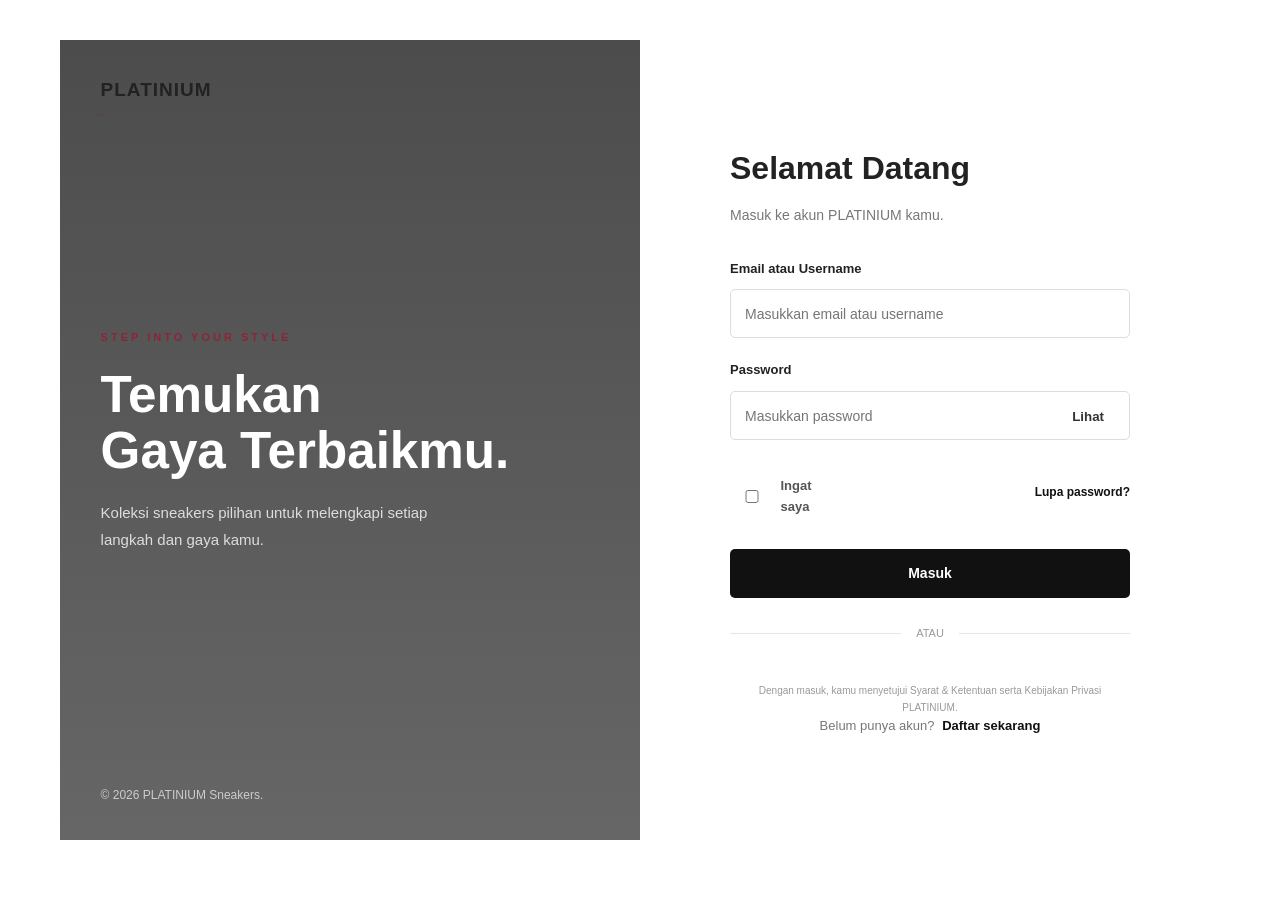
<file: index.html>
<!DOCTYPE html>
<html lang="id">
<head>
    <meta charset="UTF-8">
    <meta name="viewport" content="width=device-width, initial-scale=1.0">
    <title>Login | PLATINIUM Sneakers</title>
    <link rel="stylesheet" href="style.css">
</head>
<body>

    <div class="container">

        <!-- Bagian kiri -->
        <section class="left-panel">
            <a href="#" class="logo">PLATINIUM<span>.</span></a>

            <div class="hero-text">
                <p class="subtitle">STEP INTO YOUR STYLE</p>
                <h1>Temukan<br>Gaya Terbaikmu.</h1>
                <p class="description">
                    Koleksi sneakers pilihan untuk melengkapi
                    setiap langkah dan gaya kamu.
                </p>
            </div>

            <p class="copyright">
                &copy; 2026 PLATINIUM Sneakers.
            </p>
        </section>

        <!-- Bagian kanan -->
        <section class="right-panel">
            <div class="login-box">

                <a href="#" class="logo mobile-logo">
                    PLATINIUM<span>.</span>
                </a>

                <div class="heading">
                    <h2>Selamat Datang</h2>
                    <p>Masuk ke akun PLATINIUM kamu.</p>
                </div>

                <form id="loginForm">

                    <div class="form-group">
                        <label for="username">
                            Email atau Username
                        </label>
                        <input
                            type="text"
                            id="username"
                            placeholder="Masukkan email atau username"
                            autocomplete="username"
                            required
                        >
                    </div>

                    <div class="form-group">
                        <label for="password">Password</label>

                        <div class="password-box">
                            <input
                                type="password"
                                id="password"
                                placeholder="Masukkan password"
                                autocomplete="current-password"
                                required
                            >
                            <button
                                type="button"
                                id="togglePassword"
                            >Lihat</button>
                        </div>
                    </div>

                    <div class="form-options">
                        <label class="remember">
                            <input type="checkbox" id="remember">
                            Ingat saya
                        </label>

                        <a href="#" id="forgotPassword">
                            Lupa password?
                        </a>
                    </div>

                    <button type="submit" class="login-button">
                        Masuk
                    </button>

                <div class="separator">
                    <span>ATAU</span>
                </div>

                <p class="privacy">
                    Dengan masuk, kamu menyetujui Syarat &
                    Ketentuan serta Kebijakan Privasi PLATINIUM.
                </p>

                
                <p class="register">
                    Belum punya akun?
                    <a href="register.html">Daftar sekarang</a>
                </p>


            </div>
        </section>

    </div>

    <script src="script.js"></script>
</body>
</html>
</file>
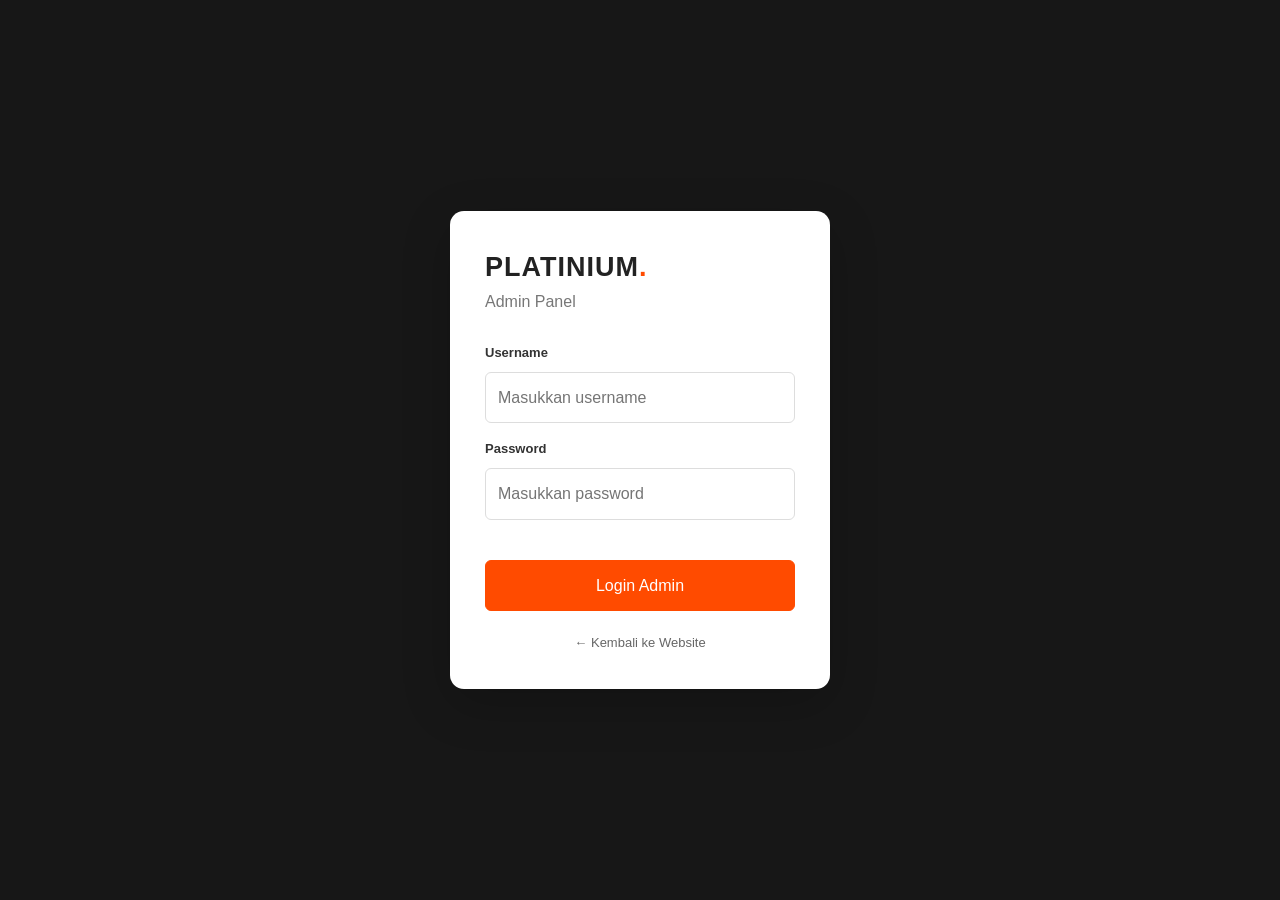
<file: admin.html>
<!DOCTYPE html>
<html lang="id">
<head>
    <meta charset="UTF-8">
    <meta name="viewport" content="width=device-width, initial-scale=1.0">
    <title>Admin Dashboard | Platinium Sneakers</title>
    <link rel="stylesheet" href="style.css">
</head>
<body class="admin-page">

    <!-- LOGIN ADMIN -->
    <section id="adminLogin" class="admin-login">
        <form id="adminLoginForm" class="login-card">
            <h1>PLATINIUM<span>.</span></h1>
            <p>Admin Panel</p>

            <label for="adminUsername">Username</label>
            <input id="adminUsername" type="text"
                   placeholder="Masukkan username" required>

            <label for="adminPassword">Password</label>
            <input id="adminPassword" type="password"
                   placeholder="Masukkan password" required>

            <p id="loginError" class="admin-error"></p>

            <button type="submit" class="admin-primary">
                Login Admin
            </button>

            <a href="home.html" class="back-website">
                ← Kembali ke Website
            </a>
        </form>
    </section>

    <!-- DASHBOARD ADMIN -->
    <section id="adminDashboard" class="admin-layout" hidden>

        <aside class="admin-sidebar">
            <h2>PLATINIUM<span>.</span></h2>
            <p class="sidebar-label">ADMIN MENU</p>

            <button class="admin-nav active" data-section="overview">
                Dashboard
            </button>

            <button class="admin-nav" data-section="banner">
                Kelola Banner
            </button>

            <button class="admin-nav" data-section="produk">
                Kelola Produk
            </button>

            <button class="admin-nav" data-section="blog">
                Kelola Blog
            </button>

            <button class="admin-nav" data-section="galeri">
                Kelola Galeri
            </button>

            <a href="home.html" class="admin-website-link">
                Lihat Website ↗
            </a>

            <button id="logoutButton" class="admin-logout">
                Logout
            </button>
        </aside>

        <main class="admin-main">
            <header class="admin-topbar">
                <div>
                    <h1 id="pageTitle">Dashboard</h1>
                    <p>Kelola website Platinium Sneakers</p>
                </div>
                <span class="admin-avatar">A</span>
            </header>

            <!-- DASHBOARD OVERVIEW -->
            <section id="overviewSection" class="admin-section">
                <div class="admin-welcome">
                    <span>ADMIN PANEL</span>
                    <h2>Selamat Datang!</h2>
                    <p>
                        Kelola banner, produk, artikel, dan galeri
                        website dari satu tempat.
                    </p>
                </div>

                <div class="admin-stats">
                    <article class="admin-stat">
                        <span>Total Banner</span>
                        <strong id="bannerCount">1</strong>
                    </article>

                    <article class="admin-stat">
                        <span>Total Produk</span>
                        <strong id="productCount">0</strong>
                    </article>

                    <article class="admin-stat">
                        <span>Total Artikel</span>
                        <strong id="blogCount">0</strong>
                    </article>

                    <article class="admin-stat">
                        <span>Total Galeri</span>
                        <strong id="galleryCount">0</strong>
                    </article>
                </div>

                <div class="admin-panel">
                    <h3>Akses Cepat</h3>
                    <p>Pilih bagian yang ingin kamu kelola.</p>

                    <div class="quick-actions">
                        <button data-open="banner">Edit Banner</button>
                        <button data-open="produk">+ Produk</button>
                        <button data-open="blog">+ Artikel Blog</button>
                        <button data-open="galeri">+ Foto Galeri</button>
                    </div>
                </div>
            </section>



<!-- KELOLA 4 BANNER -->
<section id="bannerSection" class="admin-section" hidden>
    <div class="admin-panel">
        <h2>Kelola 4 Banner Utama</h2>
        <p>Ubah setiap slide banner yang tampil di halaman Home.</p>

        <form id="bannerForm" class="admin-content-form">

            <label for="bannerNumber">Pilih Banner</label>
            <select id="bannerNumber">
                <option value="0">Banner 1 - Collection Kami</option>
                <option value="1">Banner 2 - Berbagai Brand Ternama</option>
                <option value="2">Banner 3 - Kami Tidak Hanya Menjual Sneakers</option>
                <option value="3">Banner 4 - Anda Puas Kami Puas</option>
            </select>

            <label for="bannerTitle">Judul Banner</label>
            <input id="bannerTitle" type="text" required>

            <label for="bannerDescription">Deskripsi Banner</label>
            <textarea id="bannerDescription" rows="3" required></textarea>

            <label for="bannerButtonText">Teks Tombol</label>
            <input id="bannerButtonText" type="text" required>

            <label for="bannerButtonLink">Link Tombol</label>
            <input id="bannerButtonLink" type="text" required>

            <label for="bannerImage">URL Gambar Banner</label>
            <input id="bannerImage" type="url"
                   placeholder="https://contoh.com/banner.jpg">

            <label for="bannerOverlay">Kegelapan Gambar</label>
            <input id="bannerOverlay" type="range"
                   min="0" max="90" value="35">

            <p id="overlayLabel">Kegelapan: 35%</p>

            <div class="admin-form-actions">
                <button type="submit" class="admin-primary">
                    Simpan Banner
                </button>

                <button type="button" id="resetBanner"
                        class="admin-secondary">
                    Reset Banner Ini
                </button>
            </div>

            <p id="bannerStatus" role="status"></p>
        </form>
    </div>

    <div class="admin-panel">
        <h3>Preview Banner</h3>

        <div id="bannerPreview" class="banner-preview">
            <h2 id="previewTitle">Collection Kami</h2>
            <p id="previewDescription">
                Memiliki Berbagai Macam Jenis Sepatu Di Toko Atau Tempat Kami
            </p>
            <a id="previewButton" href="galeri.html">Klik Disini</a>
        </div>
    </div>
</section>



<!-- KELOLA PRODUK, BLOG, DAN GALERI -->
<section id="managerSection" class="admin-section" hidden>

    <div class="admin-panel">
        <h2 id="managerTitle">Kelola Produk</h2>
        <p id="managerDescription">Kelola koleksi produk sneakers.</p>

        <form id="contentForm" class="admin-content-form">
            <input type="hidden" id="editId">

            <!-- NAMA / JUDUL -->
            <label for="itemTitle" id="titleLabel">Nama Produk</label>
            <input id="itemTitle" type="text"
                   placeholder="Masukkan nama produk"
                   required maxlength="120">

            <!-- KHUSUS PRODUK -->
            <div id="productFields">
                <label for="itemPrice">Harga Produk (Rp)</label>
                <input id="itemPrice" type="number"
                       min="0" step="1"
                       placeholder="Contoh: 899000">

                <label for="itemCategory">Kategori Produk</label>
                <select id="itemCategory">
                    <option value="Running">Running</option>
                    <option value="Lifestyle">Lifestyle</option>
                    <option value="Classic">Classic</option>
                    <option value="Casual">Casual</option>
                </select>
            </div>

            <!-- DESKRIPSI / ISI ARTIKEL -->
            <div id="descriptionField">
                <label for="itemDescription" id="descriptionLabel">
                    Deskripsi Produk
                </label>
                <textarea id="itemDescription"
                          placeholder="Masukkan deskripsi produk"
                          rows="4" maxlength="5000"></textarea>
            </div>

            <!-- GAMBAR -->
            <label for="itemImage" id="imageLabel">URL Gambar Produk</label>
            <input id="itemImage" type="url"
                   placeholder="https://contoh.com/sepatu.jpg">

            <img id="itemImagePreview" alt="Preview gambar"
                 hidden
                 style="max-width:250px;max-height:180px;object-fit:cover;margin-top:12px;border-radius:8px;">

            <div class="admin-form-actions">
                <button type="submit" class="admin-primary" id="saveButton">
                    Tambahkan Produk
                </button>

                <button type="button" id="cancelEdit"
                        class="admin-secondary" hidden>
                    Batal Edit
                </button>
            </div>

            <p id="contentStatus" role="status"></p>
        </form>
    </div>

    <div class="admin-panel">
        <h3 id="contentListTitle">Daftar Produk</h3>
        <div id="contentList" class="admin-content-list"></div>
    </div>

</section>


    <script src="admin.js"></script>
</body>
</html>
</file>
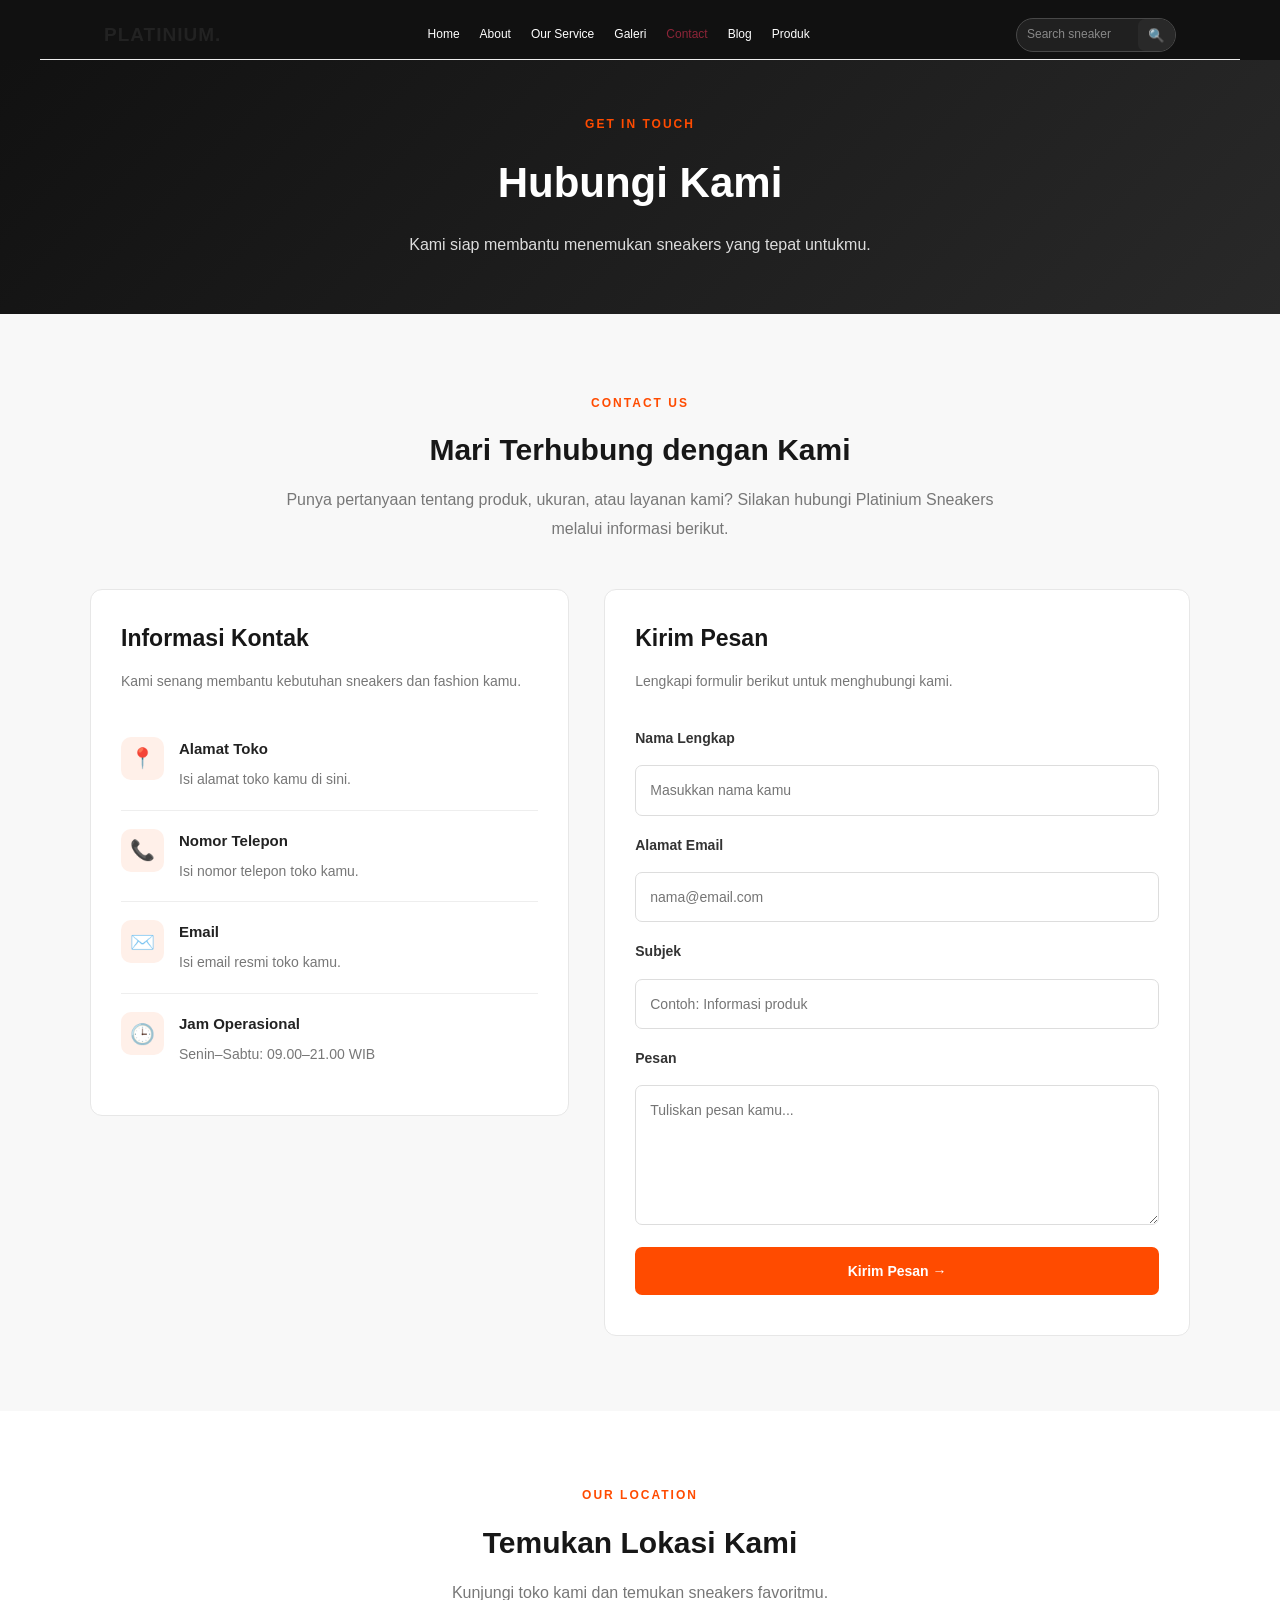
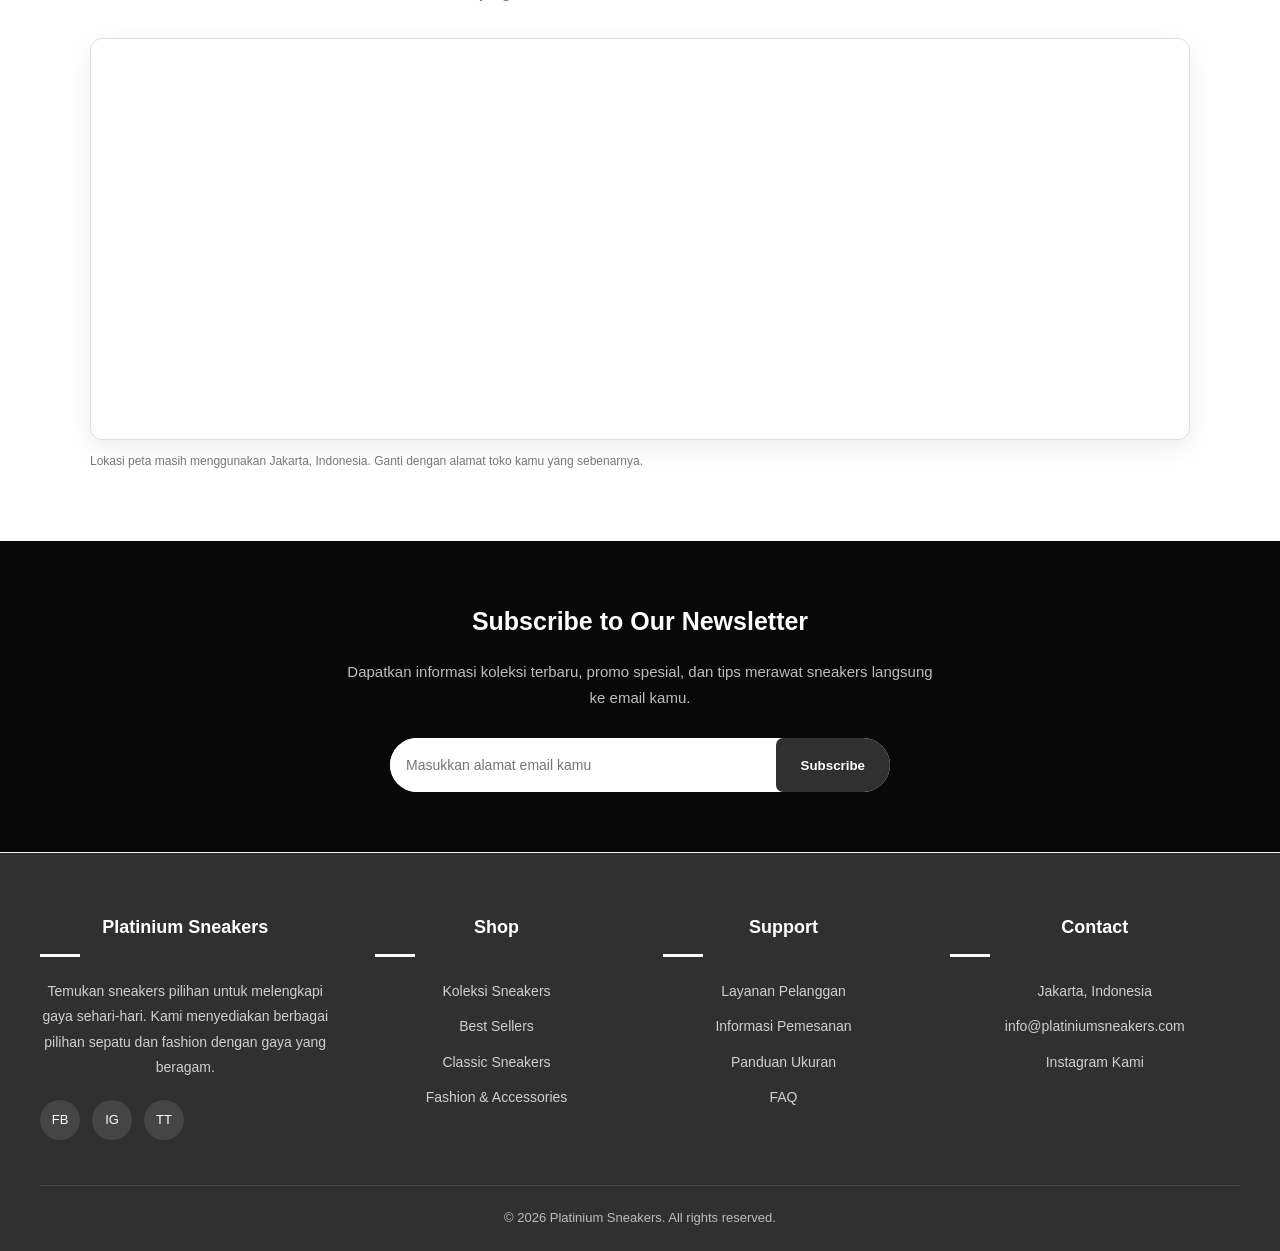
<file: contact.html>
<!DOCTYPE html>
<html lang="id">
<head>
    <meta charset="UTF-8">
    <meta name="viewport" content="width=device-width, initial-scale=1.0">
    <title>Contact - Platinium Sneakers</title>
    <link rel="stylesheet" href="style.css">
</head>
<body>

<!-- NAVBAR -->
<header class="site-header">
    <nav class="navbar">
        <a href="home.html" class="logo">PLATINIUM.</a>

        <div class="nav-menu">
            <a href="home.html">Home</a>
            <a href="about.html">About</a>
            <a href="service.html">Our Service</a>
            <a href="galeri.html">Galeri</a>
            <a href="contact.html" class="active">Contact</a>
            <a href="blog.html">Blog</a>
            <a href="produk.html">Produk</a>
        </div>

        <form class="nav-search" action="galeri.html">
            <input type="search" name="q"
                   placeholder="Search sneaker">
            <button type="submit" aria-label="Cari">🔍</button>
        </form>
    </nav>
</header>

<!-- CONTACT HERO -->
<section class="contact-hero">
    <span>GET IN TOUCH</span>
    <h1>Hubungi Kami</h1>
    <p>Kami siap membantu menemukan sneakers yang tepat untukmu.</p>
</section>

<!-- CONTACT CONTENT -->
<section class="contact-section">

    <div class="contact-heading">
        <span>CONTACT US</span>
        <h2>Mari Terhubung dengan Kami</h2>
        <p>
            Punya pertanyaan tentang produk, ukuran, atau layanan kami?
            Silakan hubungi Platinium Sneakers melalui informasi berikut.
        </p>
    </div>

    <div class="contact-layout">

        <!-- INFORMASI KONTAK -->
        <div class="contact-info">
            <h3>Informasi Kontak</h3>
            <p class="contact-intro">
                Kami senang membantu kebutuhan sneakers dan fashion kamu.
            </p>

            <div class="contact-item">
                <div class="contact-icon">📍</div>
                <div>
                    <h4>Alamat Toko</h4>
                    <p>Isi alamat toko kamu di sini.</p>
                </div>
            </div>

            <div class="contact-item">
                <div class="contact-icon">📞</div>
                <div>
                    <h4>Nomor Telepon</h4>
                    <p>Isi nomor telepon toko kamu.</p>
                </div>
            </div>

            <div class="contact-item">
                <div class="contact-icon">✉️</div>
                <div>
                    <h4>Email</h4>
                    <p>Isi email resmi toko kamu.</p>
                </div>
            </div>

            <div class="contact-item">
                <div class="contact-icon">🕒</div>
                <div>
                    <h4>Jam Operasional</h4>
                    <p>Senin–Sabtu: 09.00–21.00 WIB</p>
                </div>
            </div>

        </div>

        <!-- FORM PESAN -->
        <div class="contact-form-box">
            <h3>Kirim Pesan</h3>
            <p>Lengkapi formulir berikut untuk menghubungi kami.</p>

            <form class="contact-form" id="contactForm">

                <label for="nama">Nama Lengkap</label>
                <input type="text" id="nama" name="nama"
                       placeholder="Masukkan nama kamu" required>

                <label for="email">Alamat Email</label>
                <input type="email" id="email" name="email"
                       placeholder="nama@email.com" required>

                <label for="subjek">Subjek</label>
                <input type="text" id="subjek" name="subjek"
                       placeholder="Contoh: Informasi produk" required>

                <label for="pesan">Pesan</label>
                <textarea id="pesan" name="pesan" rows="5"
                          placeholder="Tuliskan pesan kamu..."
                          required></textarea>

                <button type="submit" class="contact-submit">
                    Kirim Pesan →
                </button>

                <p id="contactNotice" class="contact-notice"
                   aria-live="polite"></p>
            </form>
        </div>

    </div>

</section>

<!-- GOOGLE MAPS -->
<section class="contact-map-section">
    <div class="contact-map-heading">
        <span>OUR LOCATION</span>
        <h2>Temukan Lokasi Kami</h2>
        <p>Kunjungi toko kami dan temukan sneakers favoritmu.</p>
    </div>

    <div class="contact-map">
        <iframe
            src="https://www.google.com/maps/embed?pb=!1m18!1m12!1m3!1d3965.5476427173203!2d106.88177197586917!3d-6.322988961873827!2m3!1f0!2f0!3f0!3m2!1i1024!2i768!4f13.1!3m3!1m2!1s0x2e69ed756209eacb%3A0x625df26b3c6ce900!2sSMK%20Bhumi%20Husada!5e0!3m2!1sen!2sid!4v1792479449726!5m2!1sen!2sid"
            width="100%"
            height="400"
            style="border:0;"
            loading="lazy"
            allowfullscreen
            referrerpolicy="no-referrer-when-downgrade"
            title="Peta lokasi Platinium Sneakers">
        </iframe>
    </div>

    <p class="map-note">
        Lokasi peta masih menggunakan Jakarta, Indonesia.
        Ganti dengan alamat toko kamu yang sebenarnya.
    </p>
</section>

<!-- NEWSLETTER SECTION -->
<section class="newsletter" id="newsletter">
    <div class="newsletter-container">
        <h2>Subscribe to Our Newsletter</h2>
        <p>
            Dapatkan informasi koleksi terbaru, promo spesial,
            dan tips merawat sneakers langsung ke email kamu.
        </p>

        <form class="newsletter-form" action="#" method="post">
            <input
                type="email"
                name="email"
                placeholder="Masukkan alamat email kamu"
                aria-label="Alamat email"
                required
            >
            <button type="submit">Subscribe</button>
        </form>
    </div>
</section>

<!-- FOOTER SECTION -->
<footer class="main-footer" id="contact">
    <div class="footer-container">

        <!-- KOLOM 1 -->
        <div class="footer-column footer-about">
            <h3>Platinium Sneakers</h3>
            <span class="footer-line"></span>

            <p>
                Temukan sneakers pilihan untuk melengkapi gaya
                sehari-hari. Kami menyediakan berbagai pilihan
                sepatu dan fashion dengan gaya yang beragam.
            </p>

            <div class="footer-social">
                <a href="#" aria-label="Facebook">FB</a>
                <a href="#" aria-label="Instagram">IG</a>
                <a href="#" aria-label="TikTok">TT</a>
            </div>
        </div>

        <!-- KOLOM 2 -->
        <div class="footer-column">
            <h3>Shop</h3>
            <span class="footer-line"></span>

            <ul>
                <li><a href="#galeri">Koleksi Sneakers</a></li>
                <li><a href="#galeri">Best Sellers</a></li>
                <li><a href="#galeri">Classic Sneakers</a></li>
                <li><a href="#galeri">Fashion & Accessories</a></li>
            </ul>
        </div>

        <!-- KOLOM 3 -->
        <div class="footer-column">
            <h3>Support</h3>
            <span class="footer-line"></span>

            <ul>
                <li><a href="#contact">Layanan Pelanggan</a></li>
                <li><a href="#contact">Informasi Pemesanan</a></li>
                <li><a href="#contact">Panduan Ukuran</a></li>
                <li><a href="#contact">FAQ</a></li>
            </ul>
        </div>

        <!-- KOLOM 4 -->
        <div class="footer-column">
            <h3>Contact</h3>
            <span class="footer-line"></span>

            <ul class="footer-contact">
                <li>Jakarta, Indonesia</li>
                <li>
                    <a href="mailto:info@platiniumsneakers.com">
                        info@platiniumsneakers.com
                    </a>
                </li>
                <li>
                    <a href="https://www.instagram.com/">
                        Instagram Kami
                    </a>
                </li>
            </ul>
        </div>

    </div>

    <!-- COPYRIGHT -->
    <div class="footer-bottom">
        <p>
            &copy; 2026 Platinium Sneakers.
            All rights reserved.
        </p>
    </div>
</footer>

<script>
document.getElementById("contactForm").addEventListener("submit", function(event) {
    event.preventDefault();

    document.getElementById("contactNotice").textContent =
        "Formulir sudah diisi. Hubungkan formulir ke email atau backend agar pesan dapat dikirim.";

});
</script>

</body>
</html>
</file>
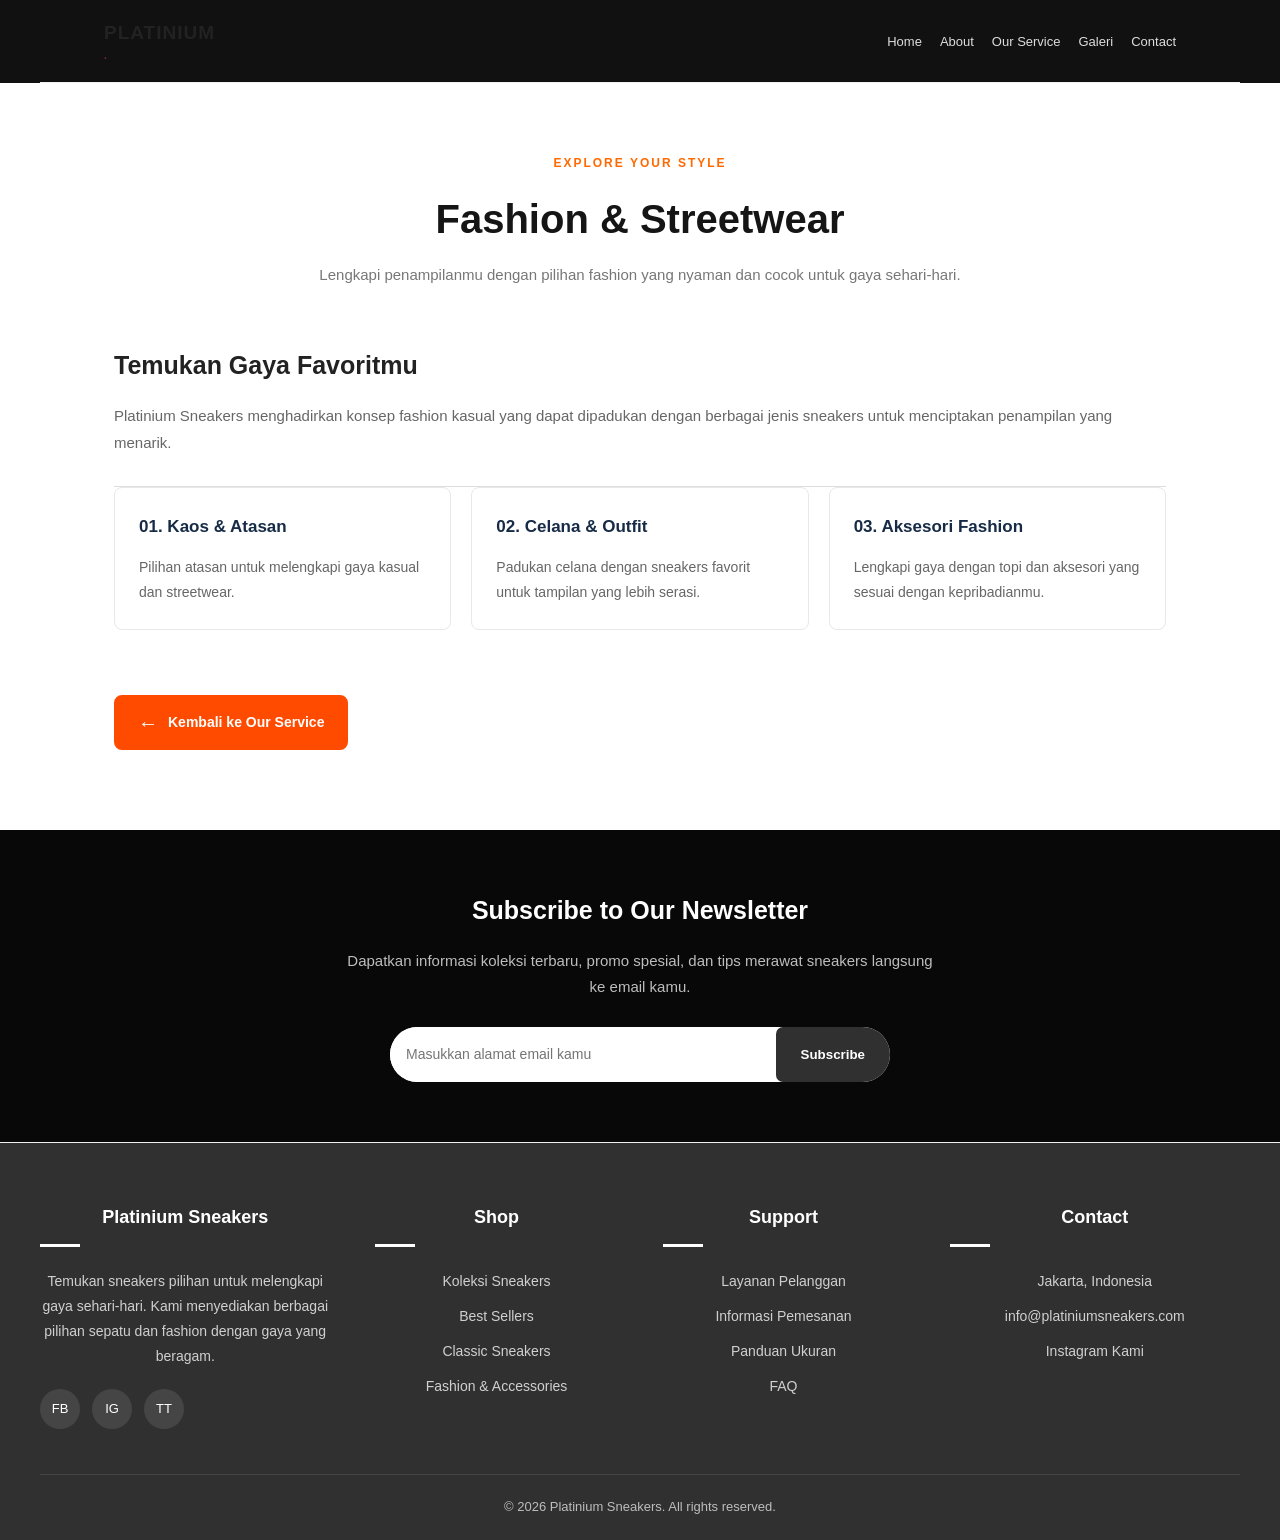
<file: fashion-streetwear.html>
<!DOCTYPE html>
<html lang="id">
<head>
    <meta charset="UTF-8">
    <meta name="viewport" content="width=device-width, initial-scale=1.0">
    <title>Fashion & Streetwear - Platinium Sneakers</title>
    <link rel="stylesheet" href="style.css">
</head>
<body>

<header>
    <nav class="navbar">
        <a href="home.html" class="logo">
            PLATINIUM<span>.</span>
        </a>

        <ul class="nav-links">
            <li><a href="home.html">Home</a></li>
            <li><a href="about.html">About</a></li>
            <li><a href="service.html">Our Service</a></li>
            <li><a href="home.html#galeri">Galeri</a></li>
            <li><a href="contact.html">Contact</a></li>
        </ul>
    </nav>
</header>

<main class="service-detail">
    <div class="service-heading">
        <span>EXPLORE YOUR STYLE</span>
        <h1>Fashion & Streetwear</h1>
        <p>
            Lengkapi penampilanmu dengan pilihan fashion
            yang nyaman dan cocok untuk gaya sehari-hari.
        </p>
    </div>

    <section class="service-content">
        <h2>Temukan Gaya Favoritmu</h2>
        <p>
            Platinium Sneakers menghadirkan konsep fashion
            kasual yang dapat dipadukan dengan berbagai jenis
            sneakers untuk menciptakan penampilan yang menarik.
        </p>

        <div class="service-list">
            <article>
                <h3>01. Kaos & Atasan</h3>
                <p>
                    Pilihan atasan untuk melengkapi gaya
                    kasual dan streetwear.
                </p>
            </article>

            <article>
                <h3>02. Celana & Outfit</h3>
                <p>
                    Padukan celana dengan sneakers favorit
                    untuk tampilan yang lebih serasi.
                </p>
            </article>

            <article>
                <h3>03. Aksesori Fashion</h3>
                <p>
                    Lengkapi gaya dengan topi dan aksesori
                    yang sesuai dengan kepribadianmu.
                </p>
            </article>
        </div>

        <a href="service.html" class="back-service-btn">
            <span class="back-arrow">←</span>
            Kembali ke Our Service
        </a>
    </section>
</main>

<!-- NEWSLETTER SECTION -->
<section class="newsletter" id="newsletter">
    <div class="newsletter-container">
        <h2>Subscribe to Our Newsletter</h2>
        <p>
            Dapatkan informasi koleksi terbaru, promo spesial,
            dan tips merawat sneakers langsung ke email kamu.
        </p>

        <form class="newsletter-form" action="#" method="post">
            <input
                type="email"
                name="email"
                placeholder="Masukkan alamat email kamu"
                aria-label="Alamat email"
                required
            >
            <button type="submit">Subscribe</button>
        </form>
    </div>
</section>

<!-- FOOTER SECTION -->
<footer class="main-footer" id="contact">
    <div class="footer-container">

        <!-- KOLOM 1 -->
        <div class="footer-column footer-about">
            <h3>Platinium Sneakers</h3>
            <span class="footer-line"></span>

            <p>
                Temukan sneakers pilihan untuk melengkapi gaya
                sehari-hari. Kami menyediakan berbagai pilihan
                sepatu dan fashion dengan gaya yang beragam.
            </p>

            <div class="footer-social">
                <a href="#" aria-label="Facebook">FB</a>
                <a href="#" aria-label="Instagram">IG</a>
                <a href="#" aria-label="TikTok">TT</a>
            </div>
        </div>

        <!-- KOLOM 2 -->
        <div class="footer-column">
            <h3>Shop</h3>
            <span class="footer-line"></span>

            <ul>
                <li><a href="#galeri">Koleksi Sneakers</a></li>
                <li><a href="#galeri">Best Sellers</a></li>
                <li><a href="#galeri">Classic Sneakers</a></li>
                <li><a href="#galeri">Fashion & Accessories</a></li>
            </ul>
        </div>

        <!-- KOLOM 3 -->
        <div class="footer-column">
            <h3>Support</h3>
            <span class="footer-line"></span>

            <ul>
                <li><a href="#contact">Layanan Pelanggan</a></li>
                <li><a href="#contact">Informasi Pemesanan</a></li>
                <li><a href="#contact">Panduan Ukuran</a></li>
                <li><a href="#contact">FAQ</a></li>
            </ul>
        </div>

        <!-- KOLOM 4 -->
        <div class="footer-column">
            <h3>Contact</h3>
            <span class="footer-line"></span>

            <ul class="footer-contact">
                <li>Jakarta, Indonesia</li>
                <li>
                    <a href="mailto:info@platiniumsneakers.com">
                        info@platiniumsneakers.com
                    </a>
                </li>
                <li>
                    <a href="https://www.instagram.com/">
                        Instagram Kami
                    </a>
                </li>
            </ul>
        </div>

    </div>

    <!-- COPYRIGHT -->
    <div class="footer-bottom">
        <p>
            &copy; 2026 Platinium Sneakers.
            All rights reserved.
        </p>
    </div>
</footer>

</body>
</html>
</file>
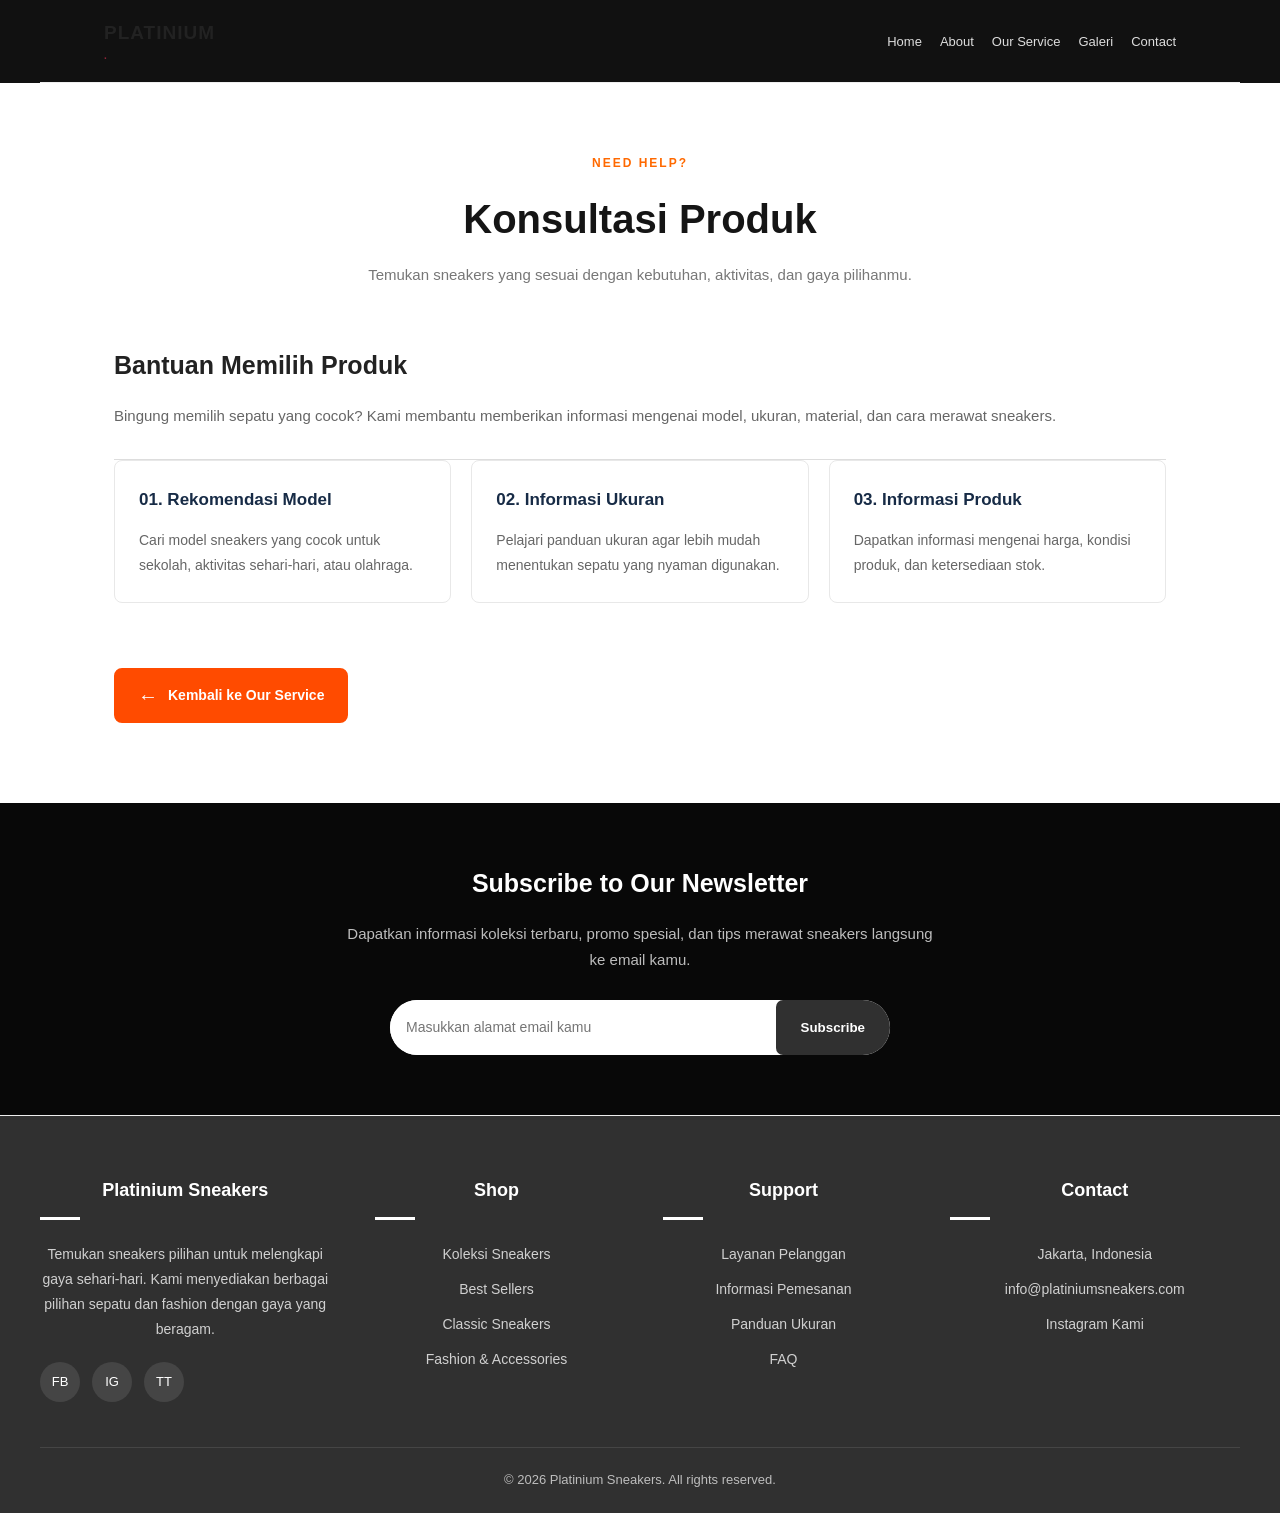
<file: konsultasi-produk.html>
<!DOCTYPE html>
<html lang="id">
<head>
    <meta charset="UTF-8">
    <meta name="viewport" content="width=device-width, initial-scale=1.0">
    <title>Konsultasi Produk - Platinium Sneakers</title>
    <link rel="stylesheet" href="style.css">
</head>
<body>

<header>
    <nav class="navbar">
        <a href="home.html" class="logo">
            PLATINIUM<span>.</span>
        </a>

        <ul class="nav-links">
            <li><a href="home.html">Home</a></li>
            <li><a href="about.html">About</a></li>
            <li><a href="service.html">Our Service</a></li>
            <li><a href="home.html#galeri">Galeri</a></li>
            <li><a href="contact.html">Contact</a></li>
        </ul>
    </nav>
</header>

<main class="service-detail">
    <div class="service-heading">
        <span>NEED HELP?</span>
        <h1>Konsultasi Produk</h1>
        <p>
            Temukan sneakers yang sesuai dengan kebutuhan,
            aktivitas, dan gaya pilihanmu.
        </p>
    </div>

    <section class="service-content">
        <h2>Bantuan Memilih Produk</h2>
        <p>
            Bingung memilih sepatu yang cocok? Kami membantu
            memberikan informasi mengenai model, ukuran,
            material, dan cara merawat sneakers.
        </p>

        <div class="service-list">
            <article>
                <h3>01. Rekomendasi Model</h3>
                <p>
                    Cari model sneakers yang cocok untuk
                    sekolah, aktivitas sehari-hari, atau olahraga.
                </p>
            </article>

            <article>
                <h3>02. Informasi Ukuran</h3>
                <p>
                    Pelajari panduan ukuran agar lebih mudah
                    menentukan sepatu yang nyaman digunakan.
                </p>
            </article>

            <article>
                <h3>03. Informasi Produk</h3>
                <p>
                    Dapatkan informasi mengenai harga,
                    kondisi produk, dan ketersediaan stok.
                </p>
            </article>
        </div>

        <a href="service.html" class="back-service-btn">
            <span class="back-arrow">←</span>
            Kembali ke Our Service
        </a>
    </section>
</main>

<!-- NEWSLETTER SECTION -->
<section class="newsletter" id="newsletter">
    <div class="newsletter-container">
        <h2>Subscribe to Our Newsletter</h2>
        <p>
            Dapatkan informasi koleksi terbaru, promo spesial,
            dan tips merawat sneakers langsung ke email kamu.
        </p>

        <form class="newsletter-form" action="#" method="post">
            <input
                type="email"
                name="email"
                placeholder="Masukkan alamat email kamu"
                aria-label="Alamat email"
                required
            >
            <button type="submit">Subscribe</button>
        </form>
    </div>
</section>

<!-- FOOTER SECTION -->
<footer class="main-footer" id="contact">
    <div class="footer-container">

        <!-- KOLOM 1 -->
        <div class="footer-column footer-about">
            <h3>Platinium Sneakers</h3>
            <span class="footer-line"></span>

            <p>
                Temukan sneakers pilihan untuk melengkapi gaya
                sehari-hari. Kami menyediakan berbagai pilihan
                sepatu dan fashion dengan gaya yang beragam.
            </p>

            <div class="footer-social">
                <a href="#" aria-label="Facebook">FB</a>
                <a href="#" aria-label="Instagram">IG</a>
                <a href="#" aria-label="TikTok">TT</a>
            </div>
        </div>

        <!-- KOLOM 2 -->
        <div class="footer-column">
            <h3>Shop</h3>
            <span class="footer-line"></span>

            <ul>
                <li><a href="#galeri">Koleksi Sneakers</a></li>
                <li><a href="#galeri">Best Sellers</a></li>
                <li><a href="#galeri">Classic Sneakers</a></li>
                <li><a href="#galeri">Fashion & Accessories</a></li>
            </ul>
        </div>

        <!-- KOLOM 3 -->
        <div class="footer-column">
            <h3>Support</h3>
            <span class="footer-line"></span>

            <ul>
                <li><a href="#contact">Layanan Pelanggan</a></li>
                <li><a href="#contact">Informasi Pemesanan</a></li>
                <li><a href="#contact">Panduan Ukuran</a></li>
                <li><a href="#contact">FAQ</a></li>
            </ul>
        </div>

        <!-- KOLOM 4 -->
        <div class="footer-column">
            <h3>Contact</h3>
            <span class="footer-line"></span>

            <ul class="footer-contact">
                <li>Jakarta, Indonesia</li>
                <li>
                    <a href="mailto:info@platiniumsneakers.com">
                        info@platiniumsneakers.com
                    </a>
                </li>
                <li>
                    <a href="https://www.instagram.com/">
                        Instagram Kami
                    </a>
                </li>
            </ul>
        </div>

    </div>

    <!-- COPYRIGHT -->
    <div class="footer-bottom">
        <p>
            &copy; 2026 Platinium Sneakers.
            All rights reserved.
        </p>
    </div>
</footer>

</body>
</html>
</file>
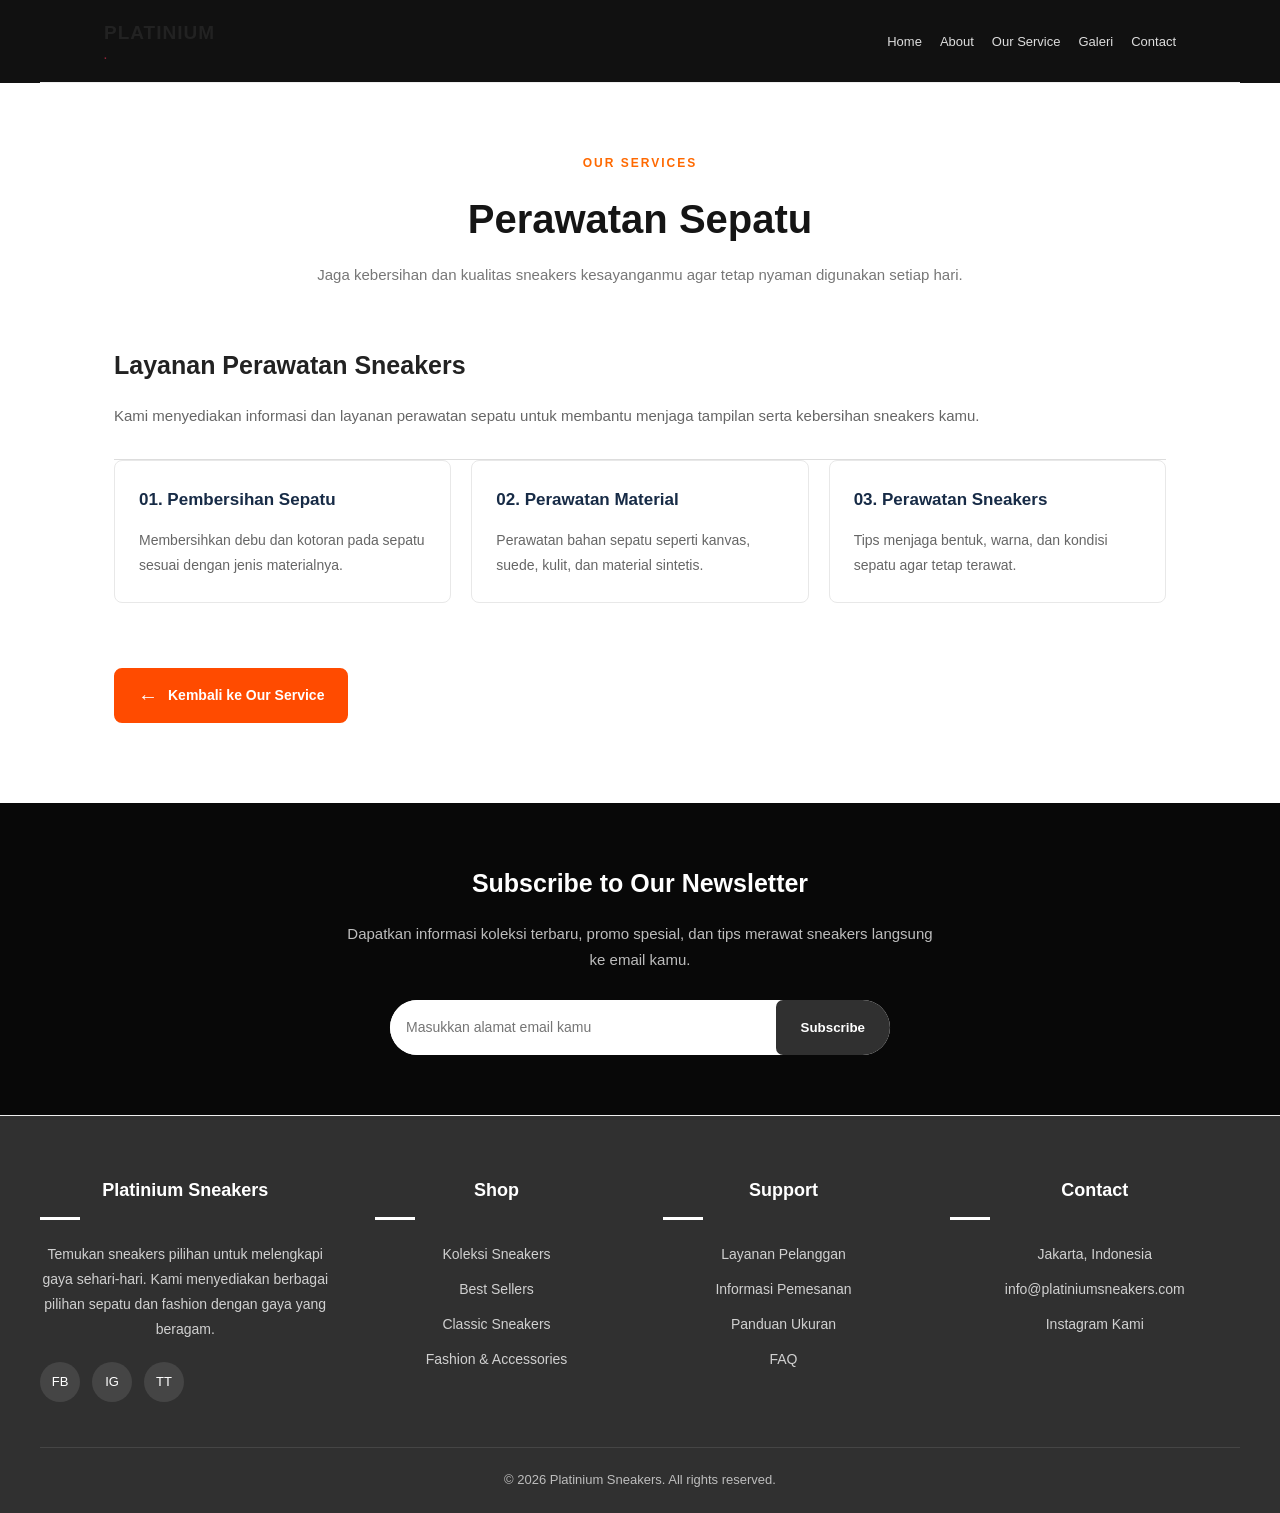
<file: perawatan-sepatu.html>
<!DOCTYPE html>
<html lang="id">
<head>
    <meta charset="UTF-8">
    <meta name="viewport" content="width=device-width, initial-scale=1.0">
    <title>Perawatan Sepatu - Platinium Sneakers</title>
    <link rel="stylesheet" href="style.css">
</head>
<body>

<header>
    <nav class="navbar">
        <a href="home.html" class="logo">
            PLATINIUM<span>.</span>
        </a>

        <ul class="nav-links">
            <li><a href="home.html">Home</a></li>
            <li><a href="about.html">About</a></li>
            <li><a href="service.html">Our Service</a></li>
            <li><a href="home.html#galeri">Galeri</a></li>
            <li><a href="contact.html">Contact</a></li>
        </ul>
    </nav>
</header>

<main class="service-detail">
    <div class="service-heading">
        <span>OUR SERVICES</span>
        <h1>Perawatan Sepatu</h1>
        <p>
            Jaga kebersihan dan kualitas sneakers kesayanganmu
            agar tetap nyaman digunakan setiap hari.
        </p>
    </div>

    <section class="service-content">
        <h2>Layanan Perawatan Sneakers</h2>
        <p>
            Kami menyediakan informasi dan layanan perawatan
            sepatu untuk membantu menjaga tampilan serta
            kebersihan sneakers kamu.
        </p>

        <div class="service-list">
            <article>
                <h3>01. Pembersihan Sepatu</h3>
                <p>
                    Membersihkan debu dan kotoran pada sepatu
                    sesuai dengan jenis materialnya.
                </p>
            </article>

            <article>
                <h3>02. Perawatan Material</h3>
                <p>
                    Perawatan bahan sepatu seperti kanvas,
                    suede, kulit, dan material sintetis.
                </p>
            </article>

            <article>
                <h3>03. Perawatan Sneakers</h3>
                <p>
                    Tips menjaga bentuk, warna, dan kondisi
                    sepatu agar tetap terawat.
                </p>
            </article>
        </div>

        
        <a href="service.html" class="back-service-btn">
            <span class="back-arrow">←</span>
            Kembali ke Our Service
        </a>

    </section>
</main>

<!-- NEWSLETTER SECTION -->
<section class="newsletter" id="newsletter">
    <div class="newsletter-container">
        <h2>Subscribe to Our Newsletter</h2>
        <p>
            Dapatkan informasi koleksi terbaru, promo spesial,
            dan tips merawat sneakers langsung ke email kamu.
        </p>

        <form class="newsletter-form" action="#" method="post">
            <input
                type="email"
                name="email"
                placeholder="Masukkan alamat email kamu"
                aria-label="Alamat email"
                required
            >
            <button type="submit">Subscribe</button>
        </form>
    </div>
</section>

<!-- FOOTER SECTION -->
<footer class="main-footer" id="contact">
    <div class="footer-container">

        <!-- KOLOM 1 -->
        <div class="footer-column footer-about">
            <h3>Platinium Sneakers</h3>
            <span class="footer-line"></span>

            <p>
                Temukan sneakers pilihan untuk melengkapi gaya
                sehari-hari. Kami menyediakan berbagai pilihan
                sepatu dan fashion dengan gaya yang beragam.
            </p>

            <div class="footer-social">
                <a href="#" aria-label="Facebook">FB</a>
                <a href="#" aria-label="Instagram">IG</a>
                <a href="#" aria-label="TikTok">TT</a>
            </div>
        </div>

        <!-- KOLOM 2 -->
        <div class="footer-column">
            <h3>Shop</h3>
            <span class="footer-line"></span>

            <ul>
                <li><a href="#galeri">Koleksi Sneakers</a></li>
                <li><a href="#galeri">Best Sellers</a></li>
                <li><a href="#galeri">Classic Sneakers</a></li>
                <li><a href="#galeri">Fashion & Accessories</a></li>
            </ul>
        </div>

        <!-- KOLOM 3 -->
        <div class="footer-column">
            <h3>Support</h3>
            <span class="footer-line"></span>

            <ul>
                <li><a href="#contact">Layanan Pelanggan</a></li>
                <li><a href="#contact">Informasi Pemesanan</a></li>
                <li><a href="#contact">Panduan Ukuran</a></li>
                <li><a href="#contact">FAQ</a></li>
            </ul>
        </div>

        <!-- KOLOM 4 -->
        <div class="footer-column">
            <h3>Contact</h3>
            <span class="footer-line"></span>

            <ul class="footer-contact">
                <li>Jakarta, Indonesia</li>
                <li>
                    <a href="mailto:info@platiniumsneakers.com">
                        info@platiniumsneakers.com
                    </a>
                </li>
                <li>
                    <a href="https://www.instagram.com/">
                        Instagram Kami
                    </a>
                </li>
            </ul>
        </div>

    </div>

    <!-- COPYRIGHT -->
    <div class="footer-bottom">
        <p>
            &copy; 2026 Platinium Sneakers.
            All rights reserved.
        </p>
    </div>
</footer>

</body>
</html>
</file>
<file: style.css>
/* RESET */
* {
    margin: 0;
    padding: 0;
    box-sizing: border-box;
    scroll-behavior: smooth;
}

body {
    font-family: Arial, sans-serif;
    background: #f8f8f8;
    color: #171717;
    line-height: 1.6;
}

a {
    text-decoration: none;
    color: inherit;
}

/* NAVBAR */
header {
    background: #111;
    position: sticky;
    top: 0;
    z-index: 1000;
}

.navbar {
    max-width: 1200px;
    margin: auto;
    padding: 18px 25px;
    display: flex;
    align-items: center;
    justify-content: space-between;
    gap: 20px;
}

.logo {
    color: white;
    font-size: 22px;
    font-weight: bold;
    letter-spacing: 2px;
    white-space: nowrap;
}

.logo span {
    color: #aaa;
}

.nav-links {
    display: flex;
    list-style: none;
    gap: 18px;
}

.nav-links a {
    color: #ddd;
    font-size: 13px;
}

.nav-links a:hover {
    color: white;
}

/* SEARCH */
.search-box {
    display: flex;
    border: 1px solid #555;
    border-radius: 20px;
    overflow: hidden;
}

.search-box input {
    width: 120px;
    padding: 8px;
    background: #222;
    color: white;
    border: none;
    outline: none;
}

.search-box button {
    padding: 8px 10px;
    background: #333;
    color: white;
    border: none;
    cursor: pointer;
}

/* HERO */
.hero {
    background: #191919;
    color: white;
    padding: 70px 8%;
    display: flex;
    align-items: center;
    gap: 40px;
}

.hero-content,
.hero-image {
    flex: 1;
}

.hero h2 {
    font-size: 48px;
    line-height: 1.2;
    margin: 15px 0;
}

.hero h2 span {
    color: #aaa;
}

.subtitle {
    color: #999;
    font-size: 12px;
    letter-spacing: 3px;
}

.description {
    color: #ccc;
    margin-bottom: 25px;
}

.hero-image img {
    width: 100%;
    height: 300px;
    object-fit: cover;
    border-radius: 8px;
}

.btn {
    display: inline-block;
    background: white;
    color: #111;
    padding: 12px 22px;
    border-radius: 4px;
}

/* FEATURES */
.features,
.product-container {
    display: grid;
    grid-template-columns: repeat(3, 1fr);
    gap: 25px;
    max-width: 1100px;
    margin: auto;
    padding: 50px 25px;
}

.feature {
    border-left: 2px solid #222;
    padding-left: 15px;
}

.feature p,
.section-heading p,
.about p,
.contact p {
    color: #aaa;
    font-size: 14px;
}

/* PRODUCTS */
.products {
    background: #eee;
    padding: 50px 0;
}

.section-heading,
.contact {
    text-align: center;
}

.section-heading h2,
.contact h2 {
    font-size: 30px;
    margin: 10px 0;
}

.product-card {
    background: white;
    border-radius: 7px;
    overflow: hidden;
}

.product-card img {
    width: 100%;
    height: 230px;
    object-fit: cover;
}

.product-info {
    padding: 18px;
}

.category {
    color: #888;
    font-size: 11px;
}

.price {
    font-weight: bold;
    margin: 10px 0;
}

.buy-button {
    display: block;
    text-align: center;
    padding: 9px;
    border: 1px solid #222;
}

.buy-button:hover {
    background: #111;
    color: white;
}


/* =========================
   ABOUT SECTION
========================= */
.about {
    padding: 80px 8%;
    background-color: #f8f8f8;
}

.about-container {
    max-width: 1200px;
    margin: 0 auto;
    display: flex;
    align-items: center;
    justify-content: space-between;
    gap: 55px;
}

/* GAMBAR */
.about-image {
    flex: 1;
    min-width: 0;
}

.about-image img {
    display: block;
    width: 100%;
    height: 420px;
    object-fit: cover;
    border-radius: 15px;
    box-shadow: 0 10px 30px rgba(0, 0, 0, 0.12);
}

/* KONTEN */
.about-content {
    flex: 1;
    min-width: 0;
}

.about-content .subtitle {
    color: #aaa;
    font-size: 13px;
    font-weight: bold;
    letter-spacing: 3px;
    margin-bottom: 15px;
}

.about-content h2 {
    color: #171717;
    font-size: 36px;
    line-height: 1.3;
    margin: 0 0 20px;
}

.about-content h2 span {
    color: #ffffff;
}

.about-description {
    color: #555;
    font-size: 16px;
    line-height: 1.9;
    margin-bottom: 15px;
}

/* TOMBOL */
.about-btn {
    display: inline-block;
    margin-top: 15px;
    padding: 13px 28px;
    background-color: #171717;
    color: #fff;
    text-decoration: none;
    font-size: 14px;
    font-weight: bold;
    border-radius: 6px;
    transition: background-color 0.3s ease,
                transform 0.3s ease;
}

.about-btn:hover {
    background-color: #b58a45;
    transform: translateY(-2px);
}

/* RESPONSIVE TABLET DAN HP */
@media (max-width: 768px) {
    .about {
        padding: 50px 6%;
    }

    .about-container {
        flex-direction: column;
        gap: 30px;
    }

    .about-image,
    .about-content {
        width: 100%;
    }

    .about-image img {
        height: 300px;
    }

    .about-content h2 {
        font-size: 28px;
    }

    .about-description {
        font-size: 14px;
        line-height: 1.8;
    }
}

@media (max-width: 480px) {
    .about-image img {
        height: 230px;
    }

    .about-content h2 {
        font-size: 25px;
    }
}


/* FOOTER */
footer {
    background: #111;
    color: white;
    text-align: center;
    padding: 30px;
}

footer p {
    color: #aaa;
    font-size: 13px;
}

/* RESPONSIVE */
@media (max-width: 768px) {
    .navbar,
    .hero {
        flex-direction: column;
        text-align: center;
    }

    .nav-links {
        flex-wrap: wrap;
        justify-content: center;
    }

    .search-box input {
        width: 180px;
    }

    .hero h2 {
        font-size: 38px;
    }

    .features,
    .product-container {
        grid-template-columns: 1fr;
    }

    .hero-image img {
        height: 250px;
    }
}

.section-heading {
    text-align: center;
    margin-bottom: 25px;
}

.service-container {
    max-width: 1100px;
    margin: auto;
    padding: 20px 25px;
    display: grid;
    grid-template-columns: repeat(3, 1fr);
    gap: 25px;
}

@media (max-width: 768px) {
    .service-container {
        grid-template-columns: 1fr;
    }
}


/* WELCOME SECTION */
.welcome-container {
    text-align: center;
    padding: 50px 20px;
    background-color: #f5f8f2;
}

/* Judul */
.welcome-container h1 {
    font-size: 32px;
    color: #2e7d32;
    margin-bottom: 15px;
}

/* Deskripsi */
.welcome-container p {
    font-size: 16px;
    color: #555;
    line-height: 1.8;
    max-width: 700px;
    margin: 0 auto 30px;
}

/* Gambar banner */
.welcome-container .content {
    max-width: 1000px;
    margin: 0 auto;
}

.welcome-container .content img {
    width: 100%;
    height: auto;
    display: block;
    border-radius: 12px;
    object-fit: cover;
    box-shadow: 0 4px 15px rgba(0, 0, 0, 0.12);
}

/* Tampilan HP */
@media (max-width: 600px) {
    .welcome-container {
        padding: 35px 15px;
    }

    .welcome-container h1 {
        font-size: 24px;
    }

    .welcome-container p {
        font-size: 14px;
    }
}

/* ABOUT SECTION */
.about {
    padding: 70px 20px;
    background-color: #171717;
}

.about-container {
    max-width: 1100px;
    margin: 0 auto;
    display: flex;
    align-items: center;
    justify-content: space-between;
    gap: 40px;
}

/* GAMBAR ABOUT */
.about-image {
    flex: 1;
}

.about-image img {
    width: 100%;
    max-width: 500px;
    height: 350px;
    object-fit: cover;
    border-radius: 12px;
    box-shadow: 0 5px 15px rgba(0, 0, 0, 0.12);
}

/* KONTEN ABOUT */
.about-content {
    flex: 1;
}

.about-subtitle {
    color: #555;
    font-size: 14px;
    font-weight: bold;
    letter-spacing: 2px;
    margin-bottom: 10px;
}

.about-content h2 {
    color: #171717;
    font-size: 32px;
    line-height: 1.3;
    margin-bottom: 20px;
}

.about-content p {
    color: #ffffff;
    font-size: 16px;
    line-height: 1.8;
    margin-bottom: 15px;
}

/* TOMBOL ABOUT */
.about-btn {
    display: inline-block;
    margin-top: 10px;
    padding: 12px 24px;
    background-color: #ffffff;
    color: #171717;
    text-decoration: none;
    font-weight: bold;
    border-radius: 5px;
    transition: 0.3s;
}

.about-btn:hover {
    background-color: #444;
}

/* RESPONSIVE UNTUK HP */
@media (max-width: 768px) {
    .about {
        padding: 40px 15px;
    }

    .about-container {
        flex-direction: column;
        gap: 25px;
    }

    .about-image,
    .about-content {
        width: 100%;
    }

    .about-image img {
        height: 250px;
    }

    .about-content h2 {
        font-size: 26px;
    }

    .about-content p {
        font-size: 14px;
    }
}

/* ===== GALERI SNEAKERS ===== */
.gallery {
    padding: 80px 8%;
    background: #101010;
    color: #fff;
}

.gallery-header {
    text-align: center;
    max-width: 650px;
    margin: 0 auto 45px;
}

.gallery-header .subtitle {
    color: #ff5a36;
    font-size: 13px;
    font-weight: bold;
    letter-spacing: 3px;
    margin-bottom: 12px;
}

.gallery-header h2 {
    font-size: clamp(30px, 4vw, 44px);
    margin-bottom: 15px;
}

.gallery-header h2 span {
    color: #ff5a36;
}

.gallery-header > p:last-child {
    color: #bdbdbd;
    line-height: 1.8;
}

/* GRID PRODUK */
.gallery-grid {
    display: grid;
    grid-template-columns: repeat(3, minmax(0, 1fr));
    gap: 28px;
}

/* KARTU SEPATU */
.shoe-card {
    background: #1b1b1b;
    border: 1px solid #303030;
    border-radius: 14px;
    overflow: hidden;
    transition: 0.3s ease;
}

.shoe-card:hover {
    transform: translateY(-8px);
    border-color: #ff5a36;
    box-shadow: 0 12px 30px rgba(0, 0, 0, 0.35);
}

/* GAMBAR */
.shoe-image {
    height: 250px;
    position: relative;
    overflow: hidden;
    background: #252525;
}

.shoe-image img {
    width: 100%;
    height: 100%;
    object-fit: cover;
    display: block;
    transition: transform 0.4s ease;
}

.shoe-card:hover .shoe-image img {
    transform: scale(1.07);
}

.shoe-label {
    position: absolute;
    top: 14px;
    left: 14px;
    background: #ff5a36;
    color: #fff;
    padding: 7px 12px;
    border-radius: 5px;
    font-size: 11px;
    font-weight: bold;
}

/* DETAIL PRODUK */
.shoe-info {
    padding: 22px;
}

.shoe-category {
    color: #ff795c;
    font-size: 12px;
    text-transform: uppercase;
    letter-spacing: 1.5px;
    margin-bottom: 10px;
}

.shoe-info h3 {
    font-size: 18px;
    margin-bottom: 12px;
}

.shoe-price {
    font-size: 18px;
    font-weight: bold;
    margin-bottom: 20px;
}

/* TOMBOL PRODUK */
.shoe-btn {
    display: block;
    text-align: center;
    text-decoration: none;
    padding: 12px;
    color: #ff795c;
    border: 1px solid #ff5a36;
    border-radius: 7px;
    font-weight: 600;
    transition: 0.3s ease;
}

.shoe-btn:hover {
    background: #ff5a36;
    color: #fff;
}

/* TOMBOL GALERI */
.gallery-footer {
    text-align: center;
    margin-top: 45px;
}

.btn {
    display: inline-block;
    padding: 14px 25px;
    background: #ff5a36;
    color: #fff;
    text-decoration: none;
    border-radius: 7px;
    font-weight: bold;
    transition: 0.3s ease;
}

.btn:hover {
    background: #e84625;
    transform: translateY(-2px);
}

/* CONTACT */
.contact {
    padding: 65px 8%;
    text-align: center;
    background: #191919;
    color: #fff;
}

.contact h2 {
    margin-bottom: 15px;
}

.contact p {
    color: #bdbdbd;
    margin-bottom: 25px;
    line-height: 1.7;
}

/* FOOTER */
.footer {
    padding: 22px;
    text-align: center;
    background: #080808;
    color: #aaa;
    font-size: 13px;
}

/* TABLET */
@media (max-width: 900px) {
    .gallery-grid {
        grid-template-columns: repeat(2, minmax(0, 1fr));
        gap: 20px;
    }

    .gallery {
        padding: 65px 5%;
    }

    .shoe-image {
        height: 220px;
    }
}

/* HANDPHONE */
@media (max-width: 550px) {
    .gallery-grid {
        grid-template-columns: 1fr;
    }

    .gallery {
        padding: 50px 5%;
    }

    .shoe-image {
        height: 260px;
    }

    .shoe-info h3 {
        font-size: 17px;
    }
}

/* Hero Section */
.hero {
    height: 80vh;
    background: linear-gradient(rgba(0, 0, 0, 0.5), rgba(0, 0, 0, 0.5)), url('https://storage.googleapis.com/workspace-0f70711f-8b4e-4d94-86f1-2a93ccde5887/image/a75edd2f-2134-4a88-8420-ec184de98ef3.png') no-repeat center center/cover;
    color: var(--text-light);
    display: flex;
    flex-direction: column;
    justify-content: center;
    align-items: flex-start;
    padding: 0 5%;
    position: relative;
}


/* ===== GLOBAL ===== */
html {
    scroll-behavior: smooth;
    scroll-padding-top: 90px;
}

.section {
    padding: 90px 7%;
}

.eyebrow {
    display: block;
    color: #d92525;
    font-size: 11px;
    font-weight: 800;
    letter-spacing: 3px;
    margin-bottom: 12px;
}

.section-heading {
    display: flex;
    justify-content: space-between;
    align-items: end;
    gap: 20px;
    margin-bottom: 35px;
}

.section-heading h2 {
    font-size: clamp(28px, 4vw, 42px);
    letter-spacing: -1.5px;
    margin: 0;
}

.section-heading > p {
    color: #777;
    font-size: 14px;
}

/* ===== HERO ===== */
.hero {
    min-height: 680px;
    height: 85vh;
    max-height: 900px;
    background:
        linear-gradient(90deg,
            rgba(0, 0, 0, .88) 0%,
            rgba(0, 0, 0, .58) 48%,
            rgba(0, 0, 0, .12) 100%),
        url("https://images.unsplash.com/photo-1552346154-21d32810aba3?auto=format&fit=crop&w=2000&q=90")
        center 55% / cover no-repeat;
    color: #fff;
    display: flex;
    align-items: center;
    padding: 100px 7% 60px;
    position: relative;
    overflow: hidden;
}

.hero-content {
    max-width: 660px;
    animation: slideUp .9s ease both;
}

.hero-label {
    display: inline-block;
    color: #ff5555;
    font-size: 12px;
    font-weight: 800;
    letter-spacing: 4px;
    margin-bottom: 22px;
}

.hero h1 {
    font-size: clamp(42px, 6.5vw, 82px);
    line-height: 1.04;
    letter-spacing: -3px;
    margin: 0 0 24px;
    font-weight: 850;
}

.hero h1 span {
    color: #f13b3b;
}

.hero-content > p {
    max-width: 500px;
    color: #dedede;
    line-height: 1.9;
    font-size: 15px;
    margin-bottom: 30px;
}

.hero-btns {
    display: flex;
    flex-wrap: wrap;
    gap: 14px;
}

.btn {
    display: inline-flex;
    align-items: center;
    justify-content: center;
    min-height: 48px;
    padding: 0 24px;
    border-radius: 4px;
    text-decoration: none;
    font-size: 13px;
    font-weight: 750;
    transition: .3s ease;
}

.btn-primary {
    color: #fff;
    background: #e52d2d;
    border: 1px solid #e52d2d;
}

.btn-primary:hover {
    background: #bd1c1c;
    transform: translateY(-3px);
}

.btn-secondary {
    color: #fff;
    border: 1px solid rgba(255,255,255,.6);
    background: rgba(255,255,255,.06);
}

.btn-secondary:hover {
    background: #fff;
    color: #111;
}

.hero-stats {
    display: flex;
    gap: 42px;
    margin-top: 55px;
}

.hero-stats div {
    display: flex;
    flex-direction: column;
    gap: 5px;
}

.hero-stats strong {
    font-size: 23px;
}

.hero-stats small {
    font-size: 11px;
    color: #c7c7c7;
}

/* ===== COLLECTIONS ===== */
.collections {
    background: #f7f7f7;
}

.collection-grid {
    display: grid;
    grid-template-columns: repeat(3, minmax(0, 1fr));
    gap: 22px;
}

.collection-card {
    position: relative;
    display: block;
    height: 360px;
    overflow: hidden;
    border-radius: 8px;
    background: #ddd;
    color: #fff;
    text-decoration: none;
}

.collection-card img {
    width: 100%;
    height: 100%;
    object-fit: cover;
    transition: transform .6s ease;
}

.collection-card:hover img {
    transform: scale(1.08);
}

.collection-overlay {
    position: absolute;
    inset: 0;
    padding: 25px;
    display: flex;
    flex-direction: column;
    justify-content: end;
    background: linear-gradient(
        transparent 20%,
        rgba(0,0,0,.8) 100%
    );
}

.collection-overlay span {
    font-size: 10px;
    letter-spacing: 2px;
}

.collection-overlay h3 {
    margin: 10px 0 0;
    font-size: 24px;
}

/* ===== PRODUCTS ===== */
.products {
    background: #fff;
}

.product-grid {
    display: grid;
    grid-template-columns: repeat(4, minmax(0, 1fr));
    gap: 22px;
}

.product-card {
    min-width: 0;
    transition: transform .3s ease;
}

.product-card:hover {
    transform: translateY(-6px);
}

.product-image {
    position: relative;
    overflow: hidden;
    aspect-ratio: 4 / 4.5;
    background: #f2f2f2;
    border-radius: 7px;
}

.product-image img {
    width: 100%;
    height: 100%;
    object-fit: cover;
    transition: transform .5s ease;
}

.product-card:hover .product-image img {
    transform: scale(1.06);
}

.product-tag {
    position: absolute;
    z-index: 1;
    top: 13px;
    left: 13px;
    background: #fff;
    color: #222;
    padding: 8px 10px;
    border-radius: 3px;
    font-size: 9px;
    font-weight: 800;
    letter-spacing: .6px;
}

.quick-add {
    position: absolute;
    bottom: 12px;
    left: 12px;
    right: 12px;
    width: calc(100% - 24px);
    padding: 13px 8px;
    border: 0;
    border-radius: 4px;
    background: #111;
    color: #fff;
    font-size: 12px;
    font-weight: 700;
    cursor: pointer;
    opacity: 0;
    transform: translateY(8px);
    transition: .25s ease;
}

.product-card:hover .quick-add,
.quick-add:focus-visible {
    opacity: 1;
    transform: translateY(0);
}

.quick-add:hover {
    background: #e52d2d;
}

.product-info {
    padding: 17px 2px;
}

.product-brand {
    font-size: 10px;
    letter-spacing: 2px;
    font-weight: 800;
    color: #888;
}

.product-info h3 {
    font-size: 16px;
    margin: 8px 0;
}

.product-price {
    font-size: 14px;
    font-weight: 800;
    margin: 0;
}

/* ===== PROMO ===== */
.promo {
    min-height: 360px;
    padding: 70px 7%;
    display: flex;
    align-items: center;
    color: #fff;
    background:
        linear-gradient(90deg,
            rgba(0,0,0,.9),
            rgba(0,0,0,.35)),
        url("https://images.unsplash.com/photo-1460353581641-37baddab0fa2?auto=format&fit=crop&w=1800&q=85")
        center / cover no-repeat;
}

.promo-content {
    max-width: 560px;
}

.promo h2 {
    font-size: clamp(32px, 5vw, 55px);
    letter-spacing: -1.5px;
    margin: 0 0 15px;
}

.promo p {
    color: #ddd;
    line-height: 1.8;
    margin-bottom: 25px;
}

/* ===== FOOTER ===== */
.footer {
    padding: 45px 7%;
    text-align: center;
    background: #101010;
    color: #aaa;
}

.footer-logo {
    color: #fff;
    text-decoration: none;
    font-weight: 900;
    font-size: 20px;
}

.footer-logo span {
    color: #ed3636;
    margin-left: 6px;
}

.footer p {
    font-size: 12px;
}

.footer .copyright {
    padding-top: 20px;
    border-top: 1px solid #303030;
    margin-top: 25px;
}

/* ===== CART NOTIFICATION ===== */
.cart-message {
    position: fixed;
    z-index: 9999;
    right: 20px;
    bottom: 20px;
    max-width: calc(100vw - 40px);
    padding: 16px 22px;
    border-radius: 6px;
    background: #171717;
    color: #fff;
    box-shadow: 0 8px 30px #0002;
    opacity: 0;
    visibility: hidden;
    transform: translateY(12px);
    transition: .25s ease;
}

.cart-message.show {
    opacity: 1;
    visibility: visible;
    transform: translateY(0);
}


/* ANIMASI HERO CONTENT */
.hero-content {
    animation: fadeUp 1s ease-out both;
}

@keyframes fadeUp {
    from {
        opacity: 0;
        transform: translateY(40px);
    }
    to {
        opacity: 1;
        transform: translateY(0);
    }
}

/* FOTO SNEAKERS ZOOM PERLAHAN */
.hero {
    background-size: 100% 100%, 100% 100%;
    animation: heroZoom 12s ease-in-out infinite alternate;
}

@keyframes heroZoom {
    from {
        background-size: 100% 100%, 100% 100%;
    }
    to {
        background-size: 100% 100%, 110% 110%;
    }
}

/* TOMBOL INTERAKTIF */
.hero-btns .btn {
    transition: all 0.3s ease;
}

.hero-btns .btn:hover {
    transform: translateY(-5px);
    box-shadow: 0 8px 25px rgb(253, 253, 253);
}

/* ANIMASI HALUS SAAT SCROLL */
.collection-card,
.product-card {
    transition: transform 0.4s ease, box-shadow 0.4s ease;
}

.collection-card:hover,
.product-card:hover {
    transform: translateY(-8px);
    box-shadow: 0 12px 30px rgba(0, 0, 0, 0.12);
}

/* HORMATI PENGATURAN REDUKSI ANIMASI */
@media (prefers-reduced-motion: reduce) {
    .hero {
        animation: none;
    }

    .hero-content {
        animation: none;
    }

    *,
    *::before,
    *::after {
        scroll-behavior: auto !important;
        transition-duration: 0.01ms !important;
    }
}


/* HERO IMAGE SLIDER */
.hero-slider {
    position: relative;
    width: 100%;
    height: 610px;
    min-height: 450px;
    overflow: hidden;
    background: #111;
    color: white;
}

.hero-slides,
.hero-slide {
    position: absolute;
    inset: 0;
    width: 100%;
    height: 100%;
}

.hero-slide {
    display: flex;
    align-items: center;
    justify-content: center;
    background-position: center;
    background-size: cover;
    background-repeat: no-repeat;

    opacity: 0;
    visibility: hidden;
    transition: opacity 0.8s ease, visibility 0.8s ease;
}

.hero-slide.active {
    opacity: 1;
    visibility: visible;
    z-index: 1;
}

/* LAPISAN GELAP AGAR TEKS TERBACA */
.hero-overlay {
    position: absolute;
    inset: 0;
    background: rgba(0, 0, 0, 0.55);
}

/* KONTEN TENGAH */
.hero-content {
    position: relative;
    z-index: 2;
    width: min(90%, 800px);
    text-align: center;
    padding: 30px 15px;

    opacity: 0;
    transform: translateY(25px);
}

.hero-slide.active .hero-content {
    animation: heroTextIn 0.8s ease 0.2s forwards;
}

@keyframes heroTextIn {
    to {
        opacity: 1;
        transform: translateY(0);
    }
}

.hero-content h1 {
    font-size: clamp(34px, 5vw, 64px);
    line-height: 1.12;
    margin: 0 0 25px;
    font-weight: 700;
}

.hero-content p {
    font-size: clamp(14px, 1.4vw, 20px);
    line-height: 1.7;
    max-width: 650px;
    margin: 0 auto 35px;
}

.hero-btn {
    display: inline-block;
    padding: 15px 40px;
    color: white;
    background: linear-gradient(135deg, #ffffff, #000000);
    border-radius: 6px;
    text-decoration: none;
    font-weight: 700;
    transition: transform 0.3s, box-shadow 0.3s;
}

.hero-btn:hover {
    transform: translateY(-4px);
    box-shadow: 0 8px 25px rgb(255, 255, 255);
}

/* TOMBOL PANAH */
.hero-arrow {
    position: absolute;
    top: 50%;
    z-index: 5;
    transform: translateY(-50%);
    width: 60px;
    height: 60px;
    border: none;
    background: #000000;
    color: white;
    font-size: 22px;
    cursor: pointer;
    transition: background 0.3s;
}

.hero-arrow:hover {
    background: #000000;
}

.hero-arrow.prev {
    left: 0;
}

.hero-arrow.next {
    right: 0;
}

/* TITIK NAVIGASI */
.hero-dots {
    position: absolute;
    bottom: 25px;
    left: 50%;
    transform: translateX(-50%);
    display: flex;
    align-items: center;
    gap: 10px;
    z-index: 5;
}

.hero-dot {
    width: 13px;
    height: 13px;
    padding: 0;
    border: 2px solid white;
    border-radius: 50%;
    background: rgba(255, 255, 255, 0.45);
    cursor: pointer;
    transition: background 0.3s, transform 0.3s;
}

.hero-dot.active {
    background: transparent;
    outline: 2px solid white;
    outline-offset: 3px;
    transform: scale(1.05);
}

/* RESPONSIVE HP */
@media (max-width: 600px) {
    .hero-slider {
        height: 520px;
        min-height: 420px;
    }

    .hero-content h1 {
        margin-bottom: 18px;
    }

    .hero-content p {
        margin-bottom: 25px;
    }

    .hero-arrow {
        width: 38px;
        height: 48px;
        font-size: 16px;
    }
}

@media (prefers-reduced-motion: reduce) {
    .hero-slide,
    .hero-btn,
    .hero-dot {
        transition: none;
    }

    .hero-slide.active .hero-content {
        animation: none;
        opacity: 1;
        transform: none;
    }
}

/* Platinium Sneakers */
.semesta-section {
    width: 100%;
    padding: 95px 20px 80px;
    background-color: #ffffff;
    color: #111111;
    box-sizing: border-box;
}

.semesta-container {
    max-width: 1000px;
    margin: 0 auto;
    text-align: center;
}

/* JUDUL */
.semesta-container h2 {
    margin: 0;
    font-size: clamp(28px, 3vw, 38px);
    font-weight: 500;
    line-height: 1.3;
    letter-spacing: 0.2px;
}

.semesta-container h2 span {
    display: block;
    font-weight: 500;
}

/* GARIS ORANYE */
.semesta-line {
    width: 100px;
    height: 3px;
    margin: 28px auto 30px;
    background-color: #ffffff;
}

/* DESKRIPSI */
.semesta-description {
    max-width: 820px;
    margin: 0 auto 37px;
    font-size: 16px;
    font-weight: 400;
    line-height: 1.55;
    color: #171717;
}

.semesta-description strong {
    font-weight: 700;
}

/* TOMBOL KONSULTASI */
.semesta-button {
    display: inline-block;
    padding: 15px 32px;
    background-color: #000000;
    color: #ffffff;
    text-decoration: none;
    font-size: 16px;
    font-weight: 700;
    letter-spacing: 0.3px;
    border: 1px solid #ffffff;
    transition: all 0.3s ease;
}

.semesta-button:hover {
    background-color: #000000;
    border-color: #ffffff;
    transform: translateY(-3px);
    box-shadow: 0 7px 18px rgba(138, 137, 136, 0.25);
}

/* RESPONSIVE TABLET DAN HP */
@media (max-width: 768px) {
    .semesta-section {
        padding: 70px 22px 60px;
    }

    .semesta-container h2 {
        font-size: 29px;
    }

    .semesta-line {
        margin: 23px auto;
    }

    .semesta-description {
        font-size: 14px;
        line-height: 1.7;
        margin-bottom: 30px;
    }

    .semesta-button {
        padding: 14px 23px;
        font-size: 14px;
    }
}


/* ========================================
   OUR SERVICES - PLATINIUM SNEAKERS
======================================== */

.services-section {
    position: relative;
    padding: 90px 25px 100px;
    background:
        radial-gradient(
            circle at 10% 10%,
            rgba(255, 254, 254, 0.329),
            transparent 32%
        ),
        #111111;
    color: #ffffff;
    overflow: hidden;
}

.services-container {
    max-width: 1180px;
    margin: 0 auto;
}

/* HEADER LAYANAN */
.services-heading {
    text-align: center;
    max-width: 650px;
    margin: 0 auto 48px;
}

.services-label {
    display: inline-block;
    margin-bottom: 12px;
    color: #ffffff;
    font-size: 12px;
    font-weight: 800;
    letter-spacing: 4px;
}

.services-heading h2 {
    margin: 0 0 15px;
    font-size: clamp(30px, 4vw, 44px);
    font-weight: 800;
    line-height: 1.2;
}

.services-heading h2 span {
    color: #ffffff;
}

.services-heading p {
    color: #bdbdbd;
    font-size: 15px;
    line-height: 1.8;
}

.services-line {
    width: 65px;
    height: 4px;
    margin: 22px auto 0;
    background: #ffffff;
    border-radius: 10px;
}

/* GRID KARTU */
.services-grid {
    display: grid;
    grid-template-columns: repeat(3, minmax(0, 1fr));
    gap: 22px;
}

/* KARTU LAYANAN */
.service-card {
    position: relative;
    min-height: 255px;
    padding: 30px 27px;
    overflow: hidden;

    background: #1c1c1c;
    border: 1px solid #303030;
    border-radius: 12px;

    transition:
        transform 0.3s ease,
        border-color 0.3s ease,
        background 0.3s ease;
}

.service-card::before {
    content: "";
    position: absolute;
    top: 0;
    left: 0;
    width: 0;
    height: 3px;
    background: #ffffff;
    transition: width 0.3s ease;
}

.service-card:hover {
    transform: translateY(-7px);
    border-color: #ffffff;
    background: #222222;
}

.service-card:hover::before {
    width: 100%;
}

/* IKON */
.service-icon {
    display: flex;
    align-items: center;
    justify-content: center;

    width: 55px;
    height: 55px;
    margin-bottom: 23px;

    background: rgba(255, 255, 255, 0.12);
    border: 1px solid rgba(255, 255, 255, 0.25);
    border-radius: 12px;

    font-size: 27px;
}

/* NOMOR KARTU */
.service-number {
    position: absolute;
    top: 30px;
    right: 25px;

    color: #666666;
    font-size: 13px;
    font-weight: 700;
    letter-spacing: 1px;
}

.service-card h3 {
    margin-bottom: 12px;
    color: #ffffff;
    font-size: 19px;
    font-weight: 700;
    line-height: 1.4;
}

.service-card p {
    margin-bottom: 22px;
    color: #bdbdbd;
    font-size: 14px;
    line-height: 1.8;
}

/* LINK KARTU */
.service-link {
    display: inline-flex;
    align-items: center;
    gap: 10px;

    color: #ffffff;
    font-size: 13px;
    font-weight: 700;

    transition: color 0.3s ease;
}

.service-link span {
    font-size: 18px;
    transition: transform 0.3s ease;
}

.service-link:hover {
    color: #ffffff;
}

.service-link:hover span {
    transform: translate(3px, -3px);
}

/* ========================================
   RESPONSIVE TABLET
======================================== */
@media (max-width: 900px) {
    .services-section {
        padding: 75px 22px;
    }

    .services-grid {
        grid-template-columns: repeat(2, minmax(0, 1fr));
        gap: 18px;
    }

    .service-card {
        min-height: 250px;
    }
}

/* ========================================
   RESPONSIVE HP
======================================== */
@media (max-width: 560px) {
    .services-section {
        padding: 60px 18px;
    }

    .services-heading {
        margin-bottom: 32px;
    }

    .services-heading p {
        font-size: 14px;
    }

    .services-grid {
        grid-template-columns: 1fr;
        gap: 16px;
    }

    .service-card {
        min-height: auto;
        padding: 25px 22px;
    }

    .service-icon {
        width: 48px;
        height: 48px;
        font-size: 24px;
        margin-bottom: 18px;
    }

    .service-card h3 {
        font-size: 18px;
    }
}

/* AKSESIBILITAS ANIMASI */
@media (prefers-reduced-motion: reduce) {
    .service-card,
    .service-card::before,
    .service-link,
    .service-link span {
        transition: none;
    }
}


/* =====================================
   WHY CHOOSE US
===================================== */

.why-us {
    padding: 70px 24px;
    background: #ffffff;
    color: #222222;
}

.why-us-container {
    max-width: 1150px;
    margin: 0 auto;
}

/* JUDUL */
.why-us-heading {
    margin-bottom: 38px;
    text-align: center;
}

.why-us-heading h2 {
    font-size: clamp(26px, 3vw, 34px);
    line-height: 1.4;
    font-weight: 700;
}

.why-us-heading h2 span {
    display: block;
    color: #000000ad;
}

.why-us-line {
    width: 65px;
    height: 3px;
    margin: 18px auto 0;
    background: #000000ad;
    border-radius: 2px;
}

/* SUSUNAN KEUNGGULAN */
.why-us-grid {
    display: grid;
    grid-template-columns: repeat(4, minmax(0, 1fr));
    gap: 28px;
}

/* ITEM KEUNGGULAN */
.why-us-item {
    padding: 10px;
    text-align: center;
}

.why-us-icon {
    display: flex;
    align-items: center;
    justify-content: center;

    width: 72px;
    height: 72px;
    margin: 0 auto 16px;

    border-radius: 50%;
    background: #000000ee;
    color: #ffffff;

    font-size: 27px;
    font-weight: bold;
}

.why-us-item h3 {
    margin-bottom: 12px;
    color: #222222;
    font-size: 18px;
    font-weight: 700;
}

.why-us-item p {
    color: #666666;
    font-size: 14px;
    line-height: 1.8;
}

/* RESPONSIVE TABLET */
@media (max-width: 900px) {
    .why-us-grid {
        grid-template-columns: repeat(2, minmax(0, 1fr));
        gap: 30px 20px;
    }
}

/* RESPONSIVE HP */
@media (max-width: 500px) {
    .why-us {
        padding: 50px 18px;
    }

    .why-us-grid {
        grid-template-columns: 1fr;
        gap: 25px;
    }

    .why-us-heading {
        margin-bottom: 30px;
    }

    .why-us-item {
        padding: 5px 12px;
    }

    .why-us-item p {
        max-width: 320px;
        margin: 0 auto;
    }
}



/* ===== COLLECTION GALLERY ===== */
.collection-gallery {
    padding: 85px 6%;
    background: #f7f7f7;
    color: #171717;
}

.gallery-container {
    max-width: 1250px;
    margin: 0 auto;
}

/* HEADING */
.gallery-heading {
    text-align: center;
    max-width: 600px;
    margin: 0 auto 42px;
}

.gallery-subtitle {
    display: inline-block;
    margin-bottom: 12px;
    color: #000000;
    font-size: 12px;
    font-weight: 700;
    letter-spacing: 3px;
}

.gallery-heading h2 {
    margin: 0 0 14px;
    font-size: clamp(28px, 4vw, 40px);
    line-height: 1.2;
    font-weight: 800;
}

.gallery-heading h2 span {
    color: #000000;
}

.gallery-heading p {
    margin: 0;
    color: #707070;
    font-size: 15px;
    line-height: 1.8;
}

/* GRID */
.gallery-grid {
    display: grid;
    grid-template-columns: repeat(3, minmax(0, 1fr));
    gap: 18px;
}

/* CARD */
.gallery-card {
    position: relative;
    display: block;
    height: 280px;
    overflow: hidden;
    background: #ddd;
    color: #fff;
    text-decoration: none;
    border-radius: 8px;
    isolation: isolate;
}

.gallery-card.gallery-large {
    grid-column: span 2;
}

.gallery-card img {
    position: absolute;
    inset: 0;
    width: 100%;
    height: 100%;
    object-fit: cover;
    transition: transform 0.5s ease;
    z-index: -2;
}

/* OVERLAY */
.gallery-card::after {
    content: "";
    position: absolute;
    inset: 0;
    background: linear-gradient(
        to top,
        rgba(0, 0, 0, 0.82),
        rgba(0, 0, 0, 0.08) 75%
    );
    z-index: -1;
    transition: background 0.3s ease;
}

/* TEXT */
.gallery-info {
    position: absolute;
    left: 22px;
    right: 48px;
    bottom: 22px;
}

.gallery-info span {
    display: block;
    margin-bottom: 9px;
    color: #ffffff;
    font-size: 10px;
    font-weight: 700;
    letter-spacing: 1.5px;
}

.gallery-info h3 {
    margin: 0;
    font-size: 21px;
    font-weight: 700;
    line-height: 1.3;
}

.gallery-info p {
    margin: 8px 0 0;
    color: #e2e2e2;
    font-size: 13px;
}

/* ARROW */
.gallery-arrow {
    position: absolute;
    top: 18px;
    right: 18px;
    display: grid;
    place-items: center;
    width: 36px;
    height: 36px;
    border: 1px solid rgba(255, 255, 255, 0.6);
    border-radius: 50%;
    font-size: 18px;
    transition: background 0.3s, color 0.3s;
}

/* HOVER */
.gallery-card:hover img {
    transform: scale(1.06);
}

.gallery-card:hover .gallery-arrow {
    background: #030303;
    border-color: #ffffff;
    color: #ffffff;
}

.gallery-card:focus-visible {
    outline: 3px solid #000000;
    outline-offset: 4px;
}

/* FOOTER */
.gallery-footer {
    display: flex;
    justify-content: space-between;
    align-items: center;
    gap: 20px;
    margin-top: 35px;
    padding-top: 25px;
    border-top: 1px solid #dedede;
}

.gallery-footer p {
    margin: 0;
    color: #666;
    font-size: 14px;
}

.gallery-button {
    display: inline-flex;
    align-items: center;
    gap: 12px;
    padding: 13px 20px;
    border-radius: 5px;
    background: #050505;
    color: #fff;
    text-decoration: none;
    font-size: 13px;
    font-weight: 700;
    transition: background 0.3s;
}

.gallery-button:hover {
    background: #050505;
}

.gallery-button span {
    font-size: 18px;
}

/* TABLET */
@media (max-width: 900px) {
    .collection-gallery {
        padding: 65px 5%;
    }

    .gallery-grid {
        grid-template-columns: repeat(2, minmax(0, 1fr));
        gap: 14px;
    }

    .gallery-card,
    .gallery-card.gallery-large {
        grid-column: auto;
        height: 250px;
    }

    .gallery-card.gallery-large {
        grid-column: span 2;
    }
}

/* HP */
@media (max-width: 560px) {
    .collection-gallery {
        padding: 50px 18px;
    }

    .gallery-heading {
        margin-bottom: 28px;
    }

    .gallery-heading p {
        font-size: 14px;
    }

    .gallery-grid {
        grid-template-columns: 1fr;
        gap: 14px;
    }

    .gallery-card,
    .gallery-card.gallery-large {
        grid-column: auto;
        height: 250px;
    }

    .gallery-info {
        left: 17px;
        bottom: 17px;
    }

    .gallery-info h3 {
        font-size: 19px;
    }

    .gallery-footer {
        flex-direction: column;
        align-items: flex-start;
    }
}

/* KURANGI ANIMASI JIKA DIPERLUKAN */
@media (prefers-reduced-motion: reduce) {
    .gallery-card img,
    .gallery-arrow,
    .gallery-button {
        transition: none;
    }
}


/* ===== KLIEN KAMI ===== */
.clients-section {
    padding: 65px 0 75px;
    background: #fff;
    overflow: hidden;
}

.clients-container {
    width: 100%;
    margin: 0 auto;
}

.clients-heading {
    text-align: center;
    padding: 0 20px;
    margin-bottom: 38px;
}

.clients-heading h2 {
    margin: 0;
    color: #171717;
    font-size: 32px;
    font-weight: 700;
}

.clients-heading h2 span {
    color: #e53232;
}

.clients-line {
    width: 75px;
    height: 3px;
    background: #e53232;
    margin: 16px auto;
}

.clients-heading p {
    color: #777;
    font-size: 14px;
    margin: 0;
}

/* AREA SLIDER */
.clients-slider {
    width: 100%;
    overflow: hidden;
    position: relative;

    /* Efek memudar di kedua ujung */
    -webkit-mask-image: linear-gradient(
        to right,
        transparent,
        #000 8%,
        #000 92%,
        transparent
    );
    mask-image: linear-gradient(
        to right,
        transparent,
        #000 8%,
        #000 92%,
        transparent
    );
}

/* JALUR LOGO */
.clients-track {
    display: flex;
    width: max-content;
    align-items: center;
    animation: logoBerjalan 32s linear infinite;
}

/* KELOMPOK LOGO KEDUA */
.clients-group-copy {
    display: flex;
    align-items: center;
}

/* SETIAP LOGO */
.client-logo {
    width: 200px;
    height: 100px;
    flex: 0 0 200px;
    display: flex;
    align-items: center;
    justify-content: center;
    padding: 20px 28px;
    box-sizing: border-box;
}

.client-logo img {
    display: block;
    max-width: 145px;
    max-height: 58px;
    width: auto;
    height: auto;
    object-fit: contain;
    filter: grayscale(100%);
    opacity: 0.65;
    transition:
        filter 0.3s ease,
        opacity 0.3s ease,
        transform 0.3s ease;
}

/* LOGO BERWARNA SAAT DISOROT */
.client-logo:hover img {
    filter: grayscale(0%);
    opacity: 1;
    transform: scale(1.08);
}

/* ANIMASI */
@keyframes logoBerjalan {
    from {
        transform: translateX(0);
    }

    to {
        transform: translateX(-50%);
    }
}

/* BERHENTI SAAT KURSOR DIARAHKAN */
.clients-slider:hover .clients-track {
    animation-play-state: paused;
}

/* RESPONSIVE HP */
@media (max-width: 600px) {
    .clients-section {
        padding: 48px 0 55px;
    }

    .clients-heading h2 {
        font-size: 27px;
    }

    .clients-heading p {
        font-size: 13px;
    }

    .client-logo {
        width: 150px;
        height: 85px;
        flex-basis: 150px;
        padding: 15px 20px;
    }

    .client-logo img {
        max-width: 110px;
        max-height: 45px;
    }

    .clients-track {
        animation-duration: 25s;
    }
}

/* PENGATURAN AKSESIBILITAS */
@media (prefers-reduced-motion: reduce) {
    .clients-track {
        animation: none;
    }

    .clients-group-copy {
        display: none;
    }
}


/* ==============================
   NEWSLETTER
============================== */
.newsletter {
    background: #080808;
    color: #fff;
    padding: 60px 20px;
    text-align: center;
}

.newsletter-container {
    max-width: 600px;
    margin: 0 auto;
}

.newsletter h2 {
    font-size: 25px;
    margin-bottom: 18px;
    font-weight: 700;
}

.newsletter p {
    color: #bdbdbd;
    font-size: 15px;
    line-height: 1.7;
    margin-bottom: 28px;
}

.newsletter-form {
    display: flex;
    max-width: 500px;
    margin: 0 auto;
    background: #fff;
    border-radius: 30px;
    overflow: hidden;
}

.newsletter-form input {
    flex: 1;
    min-width: 0;
    padding: 16px;
    border: none;
    outline: none;
    font-size: 14px;
}

.newsletter-form button {
    padding: 0 25px;
    border: none;
    background: #303030;
    color: #fff;
    font-weight: 600;
    cursor: pointer;
    transition: background 0.3s;
}

.newsletter-form button:hover {
    background: #000000;
}


/* ==============================
   FOOTER
============================== */
.main-footer {
    background: #303030;
    color: #fff;
    padding: 60px 20px 0;
}

.footer-container {
    max-width: 1200px;
    margin: 0 auto;
    display: grid;
    grid-template-columns: 1.2fr 1fr 1fr 1.2fr;
    gap: 45px;
    padding-bottom: 45px;
}

.footer-column h3 {
    font-size: 18px;
    margin: 0 0 12px;
    font-weight: 700;
}

.footer-line {
    display: block;
    width: 40px;
    height: 3px;
    background: #ffffff;
    margin-bottom: 22px;
}

.footer-column p,
.footer-column li {
    color: #d0d0d0;
    font-size: 14px;
    line-height: 1.8;
}

.footer-column p {
    margin-bottom: 20px;
}

.footer-column ul {
    list-style: none;
    padding: 0;
    margin: 0;
}

.footer-column li {
    margin-bottom: 10px;
}

.footer-column a {
    color: #d0d0d0;
    text-decoration: none;
    transition: color 0.3s;
}

.footer-column a:hover {
    color: #fff;
}

/* SOCIAL MEDIA */
.footer-social {
    display: flex;
    gap: 12px;
}

.footer-social a {
    width: 40px;
    height: 40px;
    display: flex;
    align-items: center;
    justify-content: center;
    border-radius: 50%;
    background: #454545;
    color: #fff;
    font-size: 13px;
    transition: background 0.3s, transform 0.3s;
}

.footer-social a:hover {
    background: #454545;
    transform: translateY(-3px);
}

/* COPYRIGHT */
.footer-bottom {
    max-width: 1200px;
    margin: 0 auto;
    padding: 22px 10px;
    text-align: center;
    border-top: 1px solid #454545;
}

.footer-bottom p {
    color: #bdbdbd;
    font-size: 13px;
    margin: 0;
}


/* ==============================
   RESPONSIVE
============================== */
@media (max-width: 900px) {
    .footer-container {
        grid-template-columns: repeat(2, minmax(0, 1fr));
        gap: 35px;
    }
}

@media (max-width: 550px) {
    .newsletter {
        padding: 45px 18px;
    }

    .newsletter h2 {
        font-size: 22px;
    }

    .newsletter-form input {
        padding: 14px 12px;
        font-size: 12px;
    }

    .newsletter-form button {
        padding: 0 16px;
        font-size: 12px;
    }

    .main-footer {
        padding: 40px 20px 0;
    }

    .footer-container {
        grid-template-columns: 1fr;
        gap: 30px;
    }
}

/* OUR SERVICE PAGE */
.service-page {
    min-height: 100vh;
    background: #ffffff;
    padding: 70px 20px;
}

.service-section {
    max-width: 850px;
    margin: 0 auto;
}

.service-heading {
    text-align: center;
    margin-bottom: 40px;
}

.service-heading span {
    color: #f58220;
    font-size: 12px;
    font-weight: 700;
    letter-spacing: 2px;
}

.service-heading h1 {
    margin: 12px 0;
    font-size: 32px;
    color: #151515;
}

.service-heading p {
    color: #777;
    font-size: 15px;
    line-height: 1.7;
}

.service-list {
    border-top: 1px solid #dddddd;
}

.service-item {
    border-bottom: 1px solid #dddddd;
}

.service-item summary {
    padding: 20px 15px;
    color: #171717;
    font-size: 15px;
    font-weight: 500;
    cursor: pointer;
    list-style: none;
    display: flex;
    justify-content: space-between;
    align-items: center;
}

.service-item summary::-webkit-details-marker {
    display: none;
}

.service-item summary::after {
    content: "+";
    color: #f58220;
    font-size: 22px;
}

.service-item[open] summary::after {
    content: "−";
}

.service-item summary:hover {
    color: #f58220;
}

.service-item p {
    margin: 0;
    padding: 0 15px 22px;
    color: #666666;
    font-size: 14px;
    line-height: 1.8;
}

.service-back {
    display: inline-block;
    margin-top: 30px;
    color: #222222;
    text-decoration: none;
    font-size: 14px;
}

.service-back:hover {
    color: #f58220;
}

@media (max-width: 600px) {
    .service-page {
        padding: 45px 18px;
    }

    .service-heading h1 {
        font-size: 26px;
    }

    .service-item summary {
        padding: 18px 10px;
    }
}

/* LINK OUR SERVICE */
.service-item {
    display: flex;
    justify-content: space-between;
    align-items: center;
    padding: 22px 15px;
    border-bottom: 1px solid #ddd;
    color: #171717;
    text-decoration: none;
    font-size: 15px;
    transition: color 0.2s ease;
}

.service-link-arrow {
    color: #f58220;
    font-size: 20px;
}

.service-item:hover {
    color: #f58220;
    padding-left: 22px;
}

/* HALAMAN DETAIL SERVICE */
.service-detail {
    max-width: 1250px;
    margin: 0 auto;
    padding: 40px 25px 70px;
    color: #222;
    line-height: 1.8;
}

.detail-breadcrumb {
    margin-bottom: 25px;
    color: #777;
    font-size: 13px;
}

.detail-breadcrumb a {
    color: #f58220;
    text-decoration: none;
}

.service-detail h1 {
    margin-bottom: 25px;
    font-size: 32px;
    line-height: 1.4;
    font-weight: 600;
}

.service-detail h2 {
    margin-top: 30px;
    margin-bottom: 10px;
    font-size: 23px;
}

.service-detail p,
.service-detail li {
    font-size: 15px;
    color: #444;
}

.detail-intro {
    margin-bottom: 22px;
}

.detail-image {
    display: block;
    width: 300px;
    max-width: 100%;
    height: auto;
    margin-top: 15px;
    border-radius: 4px;
}

.detail-caption {
    margin-top: 5px;
    font-size: 13px !important;
    font-style: italic;
}

.service-detail ul {
    padding-left: 25px;
}

.detail-button {
    display: inline-block;
    margin-top: 25px;
    padding: 12px 20px;
    background: #f58220;
    color: white;
    text-decoration: none;
    border-radius: 4px;
    font-size: 14px;
}

.detail-button:hover {
    background: #d96c10;
}

@media (max-width: 600px) {
    .service-detail {
        padding: 25px 18px 45px;
    }

    .service-detail h1 {
        font-size: 25px;
    }

    .service-detail h2 {
        font-size: 20px;
    }
}

/* SERVICE DETAIL PAGE */
.service-detail {
    max-width: 1100px;
    margin: 0 auto;
    padding: 65px 24px 80px;
    color: #222;
}

.service-heading {
    text-align: center;
    max-width: 760px;
    margin: 0 auto 55px;
}

.service-heading span {
    color: #ff6900;
    font-size: 12px;
    font-weight: 700;
    letter-spacing: 2px;
}

.service-heading h1 {
    font-size: clamp(28px, 4vw, 40px);
    margin: 14px 0;
}

.service-heading p {
    color: #777;
    line-height: 1.8;
}

.service-content h2 {
    font-size: 25px;
    margin-bottom: 14px;
}

.service-content > p {
    color: #666;
    line-height: 1.8;
    margin-bottom: 28px;
}

.service-list {
    display: grid;
    grid-template-columns: repeat(3, 1fr);
    gap: 20px;
    margin: 30px 0;
}

.service-list article {
    padding: 24px;
    border: 1px solid #e8e8e8;
    border-radius: 8px;
    background: #fff;
    transition: transform 0.25s, box-shadow 0.25s;
}

.service-list article:hover {
    transform: translateY(-4px);
    box-shadow: 0 8px 22px rgba(0, 0, 0, 0.07);
}

.service-list h3 {
    color: #172b46;
    font-size: 17px;
    margin-bottom: 12px;
}

.service-list p {
    color: #666;
    font-size: 14px;
    line-height: 1.8;
}

.back-link {
    display: inline-block;
    margin-top: 20px;
    color: #ff6900;
    text-decoration: none;
}

.back-link:hover {
    text-decoration: underline;
}

@media (max-width: 768px) {
    .service-detail {
        padding: 40px 18px 55px;
    }

    .service-list {
        grid-template-columns: 1fr;
    }
}

/* ==============================
   GALERI PAGE
============================== */

.gallery-hero {
    min-height: 280px;
    display: flex;
    align-items: center;
    justify-content: center;
    text-align: center;
    padding: 50px 20px;
    color: #ffffff;
    background: linear-gradient(135deg, #151515, #292929);
}

.gallery-hero-content span,
.gallery-page-heading > span {
    color: #ffffff;
    font-size: 12px;
    font-weight: 700;
    letter-spacing: 2px;
}

.gallery-hero h1 {
    font-size: 42px;
    margin: 14px 0;
}

.gallery-hero p {
    color: #ffffff;
    font-size: 15px;
    line-height: 1.7;
}

/* Konten galeri */

.gallery-page {
    background: #171717;
    color: #ffffff;
    padding: 75px 20px;
}

.gallery-page-container {
    max-width: 1100px;
    margin: 0 auto;
}

.gallery-page-heading {
    text-align: center;
    margin-bottom: 40px;
}

.gallery-page-heading h2 {
    font-size: 30px;
    margin: 12px 0;
}

.gallery-page-heading p {
    color: #bdbdbd;
    font-size: 14px;
    line-height: 1.7;
}

/* Grid gambar */

.gallery-page-grid {
    display: grid;
    grid-template-columns: repeat(4, minmax(0, 1fr));
    gap: 18px;
}

.gallery-page-card {
    position: relative;
    display: block;
    height: 260px;
    overflow: hidden;
    border-radius: 8px;
    background: #292929;
    color: #fff;
    text-decoration: none;
    isolation: isolate;
}

.gallery-page-card::after {
    content: "";
    position: absolute;
    inset: 0;
    z-index: 0;
    background: linear-gradient(
        to top,
        rgba(0, 0, 0, 0.92),
        rgba(0, 0, 0, 0.05) 75%
    );
}

.gallery-page-card img {
    width: 100%;
    height: 100%;
    display: block;
    object-fit: cover;
    transition: transform 0.4s ease;
}

.gallery-page-card:hover img {
    transform: scale(1.06);
}

.gallery-page-info {
    position: absolute;
    z-index: 1;
    left: 16px;
    right: 12px;
    bottom: 16px;
}

.gallery-page-info span {
    color: #ffffff;
    font-size: 10px;
    font-weight: 700;
    letter-spacing: 1px;
}

.gallery-page-info h3 {
    font-size: 17px;
    margin: 8px 0 5px;
}

.gallery-page-info p {
    color: #ddd;
    font-size: 12px;
    line-height: 1.5;
    margin: 0;
}

/* Bagian bawah galeri */

.gallery-page-bottom {
    text-align: center;
    padding-top: 55px;
}

.gallery-page-bottom h3 {
    font-size: 24px;
    margin-bottom: 10px;
}

.gallery-page-bottom p {
    color: #bbb;
    font-size: 14px;
    margin-bottom: 24px;
}

.gallery-page-button {
    display: inline-block;
    background: #fdfdfd;
    color: #000000;
    padding: 13px 25px;
    border-radius: 5px;
    text-decoration: none;
    font-size: 14px;
    font-weight: 600;
    transition: background 0.3s ease;
}

.gallery-page-button:hover {
    background: #ffffff;
}

/* Responsive */

@media (max-width: 900px) {
    .gallery-page-grid {
        grid-template-columns: repeat(2, minmax(0, 1fr));
    }
}

@media (max-width: 520px) {
    .gallery-hero h1 {
        font-size: 32px;
    }

    .gallery-page {
        padding: 50px 16px;
    }

    .gallery-page-heading h2 {
        font-size: 25px;
    }

    .gallery-page-grid {
        grid-template-columns: 1fr;
        gap: 16px;
    }

    .gallery-page-card {
        height: 280px;
    }
}



/* NAVBAR PLATINIUM */
.site-header {
    width: 100%;
    height: 60px;
    background: #111;
    position: relative;
    z-index: 1000;
}

.navbar {
    width: 100%;
    max-width: 1200px;
    height: 100%;
    margin: 0 auto;
    padding: 0 10px;
    display: grid;
    grid-template-columns: 1fr auto 1fr;
    align-items: center;
    box-sizing: border-box;
}

/* LOGO */
.logo {
    color: #fff;
    text-decoration: none;
    font-size: 23px;
    font-weight: 700;
    letter-spacing: 1px;
    justify-self: start;
}

/* MENU */
.nav-menu {
    display: flex;
    align-items: center;
    justify-content: center;
    gap: 20px;
}

.nav-menu a {
    color: #fff;
    text-decoration: none;
    font-size: 12px;
    white-space: nowrap;
    transition: color 0.3s ease;
}

.nav-menu a:hover {
    color: #000000;
}

/* SEARCH */
.nav-search {
    justify-self: end;
    display: flex;
    align-items: center;
    width: 160px;
    height: 34px;
    border: 1px solid #484848;
    border-radius: 25px;
    overflow: hidden;
    background: #202020;
}

.nav-search input {
    min-width: 0;
    width: 100%;
    padding: 0 10px;
    border: none;
    outline: none;
    background: transparent;
    color: white;
    font-size: 12px;
}

.nav-search input::placeholder {
    color: #888;
}

.nav-search button {
    height: 100%;
    padding: 0 10px;
    border: none;
    background: #292929;
    cursor: pointer;
}

/* RESPONSIVE */
@media (max-width: 768px) {
    .site-header {
        height: auto;
    }

    .navbar {
        grid-template-columns: 1fr auto;
        gap: 15px;
        padding: 15px 20px;
    }

    .nav-menu {
        grid-column: 1 / -1;
        grid-row: 2;
        flex-wrap: wrap;
        gap: 15px;
        justify-content: flex-start;
    }

    .nav-search {
        width: 150px;
    }
}


/* BUTTON KEMBALI KE OUR SERVICE */
.back-service-btn {
    display: inline-flex;
    align-items: center;
    justify-content: center;
    gap: 10px;
    margin-top: 35px;
    padding: 13px 22px;

    background: #ff4b00;
    color: #fff;
    border: 2px solid #ff4b00;
    border-radius: 8px;

    font-size: 14px;
    font-weight: 600;
    text-decoration: none;

    transition: all 0.3s ease;
}

.back-service-btn .back-arrow {
    font-size: 20px;
    line-height: 1;
    transition: transform 0.3s ease;
}

.back-service-btn:hover {
    background: #fff;
    color: #ff4b00;
    box-shadow: 0 5px 15px rgba(255, 75, 0, 0.15);
    transform: translateY(-2px);
}

.back-service-btn:hover .back-arrow {
    transform: translateX(-4px);
}


/* =========================
   CONTACT PAGE
========================= */

.contact-hero {
    min-height: 240px;
    padding: 55px 20px;
    box-sizing: border-box;
    display: flex;
    flex-direction: column;
    justify-content: center;
    align-items: center;
    text-align: center;
    color: #fff;
    background: linear-gradient(135deg, #111, #292929);
}

.contact-hero > span,
.contact-heading > span,
.contact-map-heading > span {
    color: #ff4b00;
    font-size: 12px;
    font-weight: 700;
    letter-spacing: 2px;
}

.contact-hero h1 {
    margin: 15px 0;
    font-size: 42px;
}

.contact-hero p {
    margin: 0;
    color: #ddd;
    line-height: 1.7;
}

/* SECTION */
.contact-section {
    background: #f8f8f8;
    padding: 75px 20px;
}

.contact-heading,
.contact-map-heading {
    max-width: 750px;
    margin: 0 auto 45px;
    text-align: center;
}

.contact-heading h2,
.contact-map-heading h2 {
    margin: 12px 0;
    font-size: 30px;
    color: #171717;
}

.contact-heading p,
.contact-map-heading p {
    color: #777;
    line-height: 1.8;
}

/* LAYOUT */
.contact-layout {
    max-width: 1100px;
    margin: auto;
    display: grid;
    grid-template-columns: 0.9fr 1.1fr;
    gap: 35px;
    align-items: start;
}

/* CONTACT INFORMATION */
.contact-info,
.contact-form-box {
    background: #fff;
    padding: 30px;
    border: 1px solid #e7e7e7;
    border-radius: 12px;
    box-sizing: border-box;
}

.contact-info h3,
.contact-form-box h3 {
    margin: 0 0 12px;
    font-size: 23px;
    color: #171717;
}

.contact-intro,
.contact-form-box > p {
    color: #777;
    font-size: 14px;
    line-height: 1.8;
    margin-bottom: 25px;
}

.contact-item {
    display: flex;
    gap: 15px;
    align-items: flex-start;
    padding: 18px 0;
    border-bottom: 1px solid #eee;
}

.contact-item:last-child {
    border-bottom: none;
}

.contact-icon {
    width: 43px;
    height: 43px;
    flex-shrink: 0;
    display: flex;
    align-items: center;
    justify-content: center;
    background: #fff0e9;
    border-radius: 10px;
    font-size: 20px;
}

.contact-item h4 {
    margin: 0 0 7px;
    font-size: 15px;
    color: #222;
}

.contact-item p {
    margin: 0;
    color: #777;
    font-size: 14px;
    line-height: 1.7;
    overflow-wrap: anywhere;
}

/* CONTACT FORM */
.contact-form {
    display: flex;
    flex-direction: column;
    gap: 10px;
}

.contact-form label {
    margin-top: 8px;
    font-size: 14px;
    font-weight: 600;
    color: #333;
}

.contact-form input,
.contact-form textarea {
    width: 100%;
    padding: 13px 14px;
    border: 1px solid #ddd;
    border-radius: 7px;
    box-sizing: border-box;
    font-family: inherit;
    font-size: 14px;
    background: #fff;
    color: #222;
    outline: none;
    transition: border-color 0.3s;
}

.contact-form input:focus,
.contact-form textarea:focus {
    border-color: #ff4b00;
}

.contact-form textarea {
    resize: vertical;
}

.contact-submit {
    margin-top: 12px;
    padding: 14px 20px;
    border: 2px solid #ff4b00;
    border-radius: 7px;
    background: #ff4b00;
    color: #fff;
    font-size: 14px;
    font-weight: 700;
    cursor: pointer;
    transition: 0.3s;
}

.contact-submit:hover {
    background: #fff;
    color: #ff4b00;
}

.contact-notice {
    color: #555;
    font-size: 13px;
    line-height: 1.6;
}

/* GOOGLE MAPS */
.contact-map-section {
    padding: 70px 20px;
    background: #fff;
}

.contact-map-heading {
    margin-bottom: 30px;
}

.contact-map {
    max-width: 1100px;
    margin: auto;
    overflow: hidden;
    border-radius: 12px;
    border: 1px solid #ddd;
    box-shadow: 0 8px 25px rgba(0, 0, 0, 0.07);
}

.contact-map iframe {
    display: block;
}

.map-note {
    max-width: 1100px;
    margin: 12px auto 0;
    color: #777;
    font-size: 12px;
}

/* FOOTER */
.contact-footer {
    padding: 35px 20px;
    text-align: center;
    background: #111;
    color: #fff;
}

.contact-footer h3 {
    margin: 0 0 10px;
    letter-spacing: 1px;
}

.contact-footer p {
    color: #bbb;
    font-size: 13px;
    line-height: 1.8;
}

/* RESPONSIVE */
@media (max-width: 768px) {
    .contact-hero h1 {
        font-size: 32px;
    }

    .contact-section,
    .contact-map-section {
        padding: 45px 16px;
    }

    .contact-heading h2,
    .contact-map-heading h2 {
        font-size: 25px;
    }

    .contact-layout {
        grid-template-columns: 1fr;
        gap: 22px;
    }

    .contact-info,
    .contact-form-box {
        padding: 23px;
    }

    .contact-map iframe {
        height: 320px;
    }
}

/* =========================
   BLOG PAGE
========================= */

.blog-hero {
    min-height: 280px;
    padding: 55px 20px;
    box-sizing: border-box;
    display: flex;
    flex-direction: column;
    justify-content: center;
    align-items: center;
    text-align: center;
    color: #fff;
    background: linear-gradient(135deg, #111, #292929);
}

.blog-hero > span,
.blog-cta > span {
    color: #ff4b00;
    font-size: 12px;
    font-weight: 700;
    letter-spacing: 2px;
}

.blog-hero h1 {
    margin: 16px 0;
    font-size: 42px;
}

.blog-hero p {
    max-width: 600px;
    color: #ccc;
    font-size: 15px;
    line-height: 1.8;
}

/* BLOG MAIN */
.blog-main {
    padding: 70px 20px;
    background: #f8f8f8;
}

.blog-heading {
    max-width: 1100px;
    margin: 0 auto 35px;
}

.blog-label {
    color: #ff4b00;
    font-size: 11px;
    font-weight: 700;
    letter-spacing: 2px;
}

.blog-heading h2 {
    margin: 12px 0;
    color: #171717;
    font-size: 30px;
}

.blog-heading p,
.blog-list-heading p {
    color: #777;
    font-size: 14px;
    line-height: 1.8;
}

/* FEATURED ARTICLE */
.blog-featured {
    max-width: 1100px;
    margin: 0 auto 75px;
    display: grid;
    grid-template-columns: 1fr 1fr;
    background: #fff;
    border: 1px solid #e8e8e8;
    border-radius: 12px;
    overflow: hidden;
}

.blog-featured-image {
    min-height: 350px;
    overflow: hidden;
}

.blog-featured-image img {
    width: 100%;
    height: 100%;
    min-height: 350px;
    display: block;
    object-fit: cover;
    transition: transform 0.5s ease;
}

.blog-featured:hover .blog-featured-image img {
    transform: scale(1.04);
}

.blog-featured-content {
    padding: 35px;
    display: flex;
    flex-direction: column;
    align-items: flex-start;
    justify-content: center;
}

.blog-category {
    display: inline-block;
    color: #ff4b00;
    font-size: 11px;
    font-weight: 700;
    letter-spacing: 1px;
}

.blog-date {
    margin: 10px 0;
    color: #888;
    font-size: 12px;
}

.blog-featured-content h2 {
    margin: 8px 0 14px;
    color: #171717;
    font-size: 26px;
    line-height: 1.4;
}

.blog-featured-content > p:not(.blog-date) {
    color: #666;
    font-size: 14px;
    line-height: 1.9;
}

.blog-read-btn {
    display: inline-flex;
    gap: 15px;
    align-items: center;
    margin-top: 15px;
    padding: 12px 20px;
    border: 2px solid #ff4b00;
    border-radius: 6px;
    background: #ff4b00;
    color: #fff;
    font-size: 13px;
    font-weight: 600;
    text-decoration: none;
    transition: 0.3s;
}

.blog-read-btn:hover {
    background: #fff;
    color: #ff4b00;
}

/* ARTICLE GRID */
.blog-list-section {
    max-width: 1100px;
    margin: auto;
}

.blog-list-heading {
    margin-bottom: 28px;
}

.blog-list-heading h2 {
    margin-bottom: 8px;
    color: #171717;
    font-size: 27px;
}

.blog-grid {
    display: grid;
    grid-template-columns: repeat(3, minmax(0, 1fr));
    gap: 25px;
}

.blog-card {
    min-width: 0;
    background: #fff;
    border: 1px solid #e8e8e8;
    border-radius: 10px;
    overflow: hidden;
    transition: transform 0.3s ease, box-shadow 0.3s ease;
}

.blog-card:hover {
    transform: translateY(-5px);
    box-shadow: 0 10px 25px rgba(0, 0, 0, 0.08);
}

.blog-card-image {
    display: block;
    height: 210px;
    overflow: hidden;
    background: #e8e8e8;
}

.blog-card-image img {
    width: 100%;
    height: 100%;
    display: block;
    object-fit: cover;
    transition: transform 0.5s ease;
}

.blog-card:hover .blog-card-image img {
    transform: scale(1.06);
}

.blog-card-content {
    padding: 23px;
}

.blog-card-content h3 {
    margin: 10px 0;
    font-size: 18px;
    line-height: 1.5;
}

.blog-card-content h3 a {
    color: #171717;
    text-decoration: none;
    transition: color 0.3s;
}

.blog-card-content h3 a:hover {
    color: #ff4b00;
}

.blog-card-content > p:not(.blog-date) {
    color: #777;
    font-size: 13px;
    line-height: 1.8;
}

.blog-card-link {
    display: inline-block;
    margin-top: 12px;
    color: #ff4b00;
    font-size: 13px;
    font-weight: 700;
    text-decoration: none;
}

.blog-card-link:hover {
    color: #111;
}

/* CALL TO ACTION */
.blog-cta {
    max-width: 1100px;
    margin: 80px auto 0;
    padding: 55px 25px;
    box-sizing: border-box;
    border-radius: 12px;
    background: #171717;
    color: #fff;
    text-align: center;
}

.blog-cta h2 {
    max-width: 650px;
    margin: 15px auto;
    font-size: 29px;
    line-height: 1.4;
}

.blog-cta p {
    max-width: 600px;
    margin: 0 auto 25px;
    color: #ccc;
    font-size: 14px;
    line-height: 1.8;
}

.blog-cta-btn {
    display: inline-block;
    padding: 13px 22px;
    border: 2px solid #ff4b00;
    border-radius: 6px;
    background: #ff4b00;
    color: #fff;
    font-size: 13px;
    font-weight: 700;
    text-decoration: none;
    transition: 0.3s;
}

.blog-cta-btn:hover {
    background: transparent;
    color: #ff4b00;
}

/* RESPONSIVE BLOG */
@media (max-width: 900px) {
    .blog-grid {
        grid-template-columns: repeat(2, minmax(0, 1fr));
    }

    .blog-featured-content {
        padding: 25px;
    }

    .blog-featured-content h2 {
        font-size: 22px;
    }
}

@media (max-width: 600px) {
    .blog-hero {
        min-height: 230px;
    }

    .blog-hero h1 {
        font-size: 31px;
    }

    .blog-main {
        padding: 45px 16px;
    }

    .blog-heading h2 {
        font-size: 25px;
    }

    .blog-featured {
        grid-template-columns: 1fr;
        margin-bottom: 50px;
    }

    .blog-featured-image,
    .blog-featured-image img {
        min-height: 230px;
        height: 230px;
    }

    .blog-featured-content {
        padding: 23px;
    }

    .blog-featured-content h2 {
        font-size: 22px;
    }

    .blog-grid {
        grid-template-columns: 1fr;
        gap: 20px;
    }

    .blog-card-image {
        height: 230px;
    }

    .blog-cta {
        margin-top: 55px;
        padding: 40px 20px;
    }

    .blog-cta h2 {
        font-size: 23px;
    }
}

/* ==============================
   PLATINIUM SNEAKERS ADMIN
============================== */

.admin-page {
    margin: 0;
    min-height: 100vh;
    background: #f5f5f5;
    color: #222;
    font-family: Arial, sans-serif;
}

.admin-page [hidden] {
    display: none !important;
}

.admin-page button,
.admin-page input,
.admin-page textarea {
    font: inherit;
}

.admin-page button {
    cursor: pointer;
}

/* LOGIN */
.admin-login {
    min-height: 100vh;
    display: flex;
    align-items: center;
    justify-content: center;
    padding: 20px;
    box-sizing: border-box;
    background: #171717;
}

.login-card {
    width: 100%;
    max-width: 380px;
    padding: 35px;
    box-sizing: border-box;
    border-radius: 14px;
    background: #fff;
    box-shadow: 0 15px 50px rgba(0, 0, 0, .2);
}

.login-card h1 {
    margin: 0;
    font-size: 27px;
    letter-spacing: 1px;
}

.login-card h1 span,
.admin-sidebar h2 span {
    color: #ff4b00;
}

.login-card > p {
    margin-bottom: 28px;
    color: #777;
}

.login-card label,
.admin-content-form label {
    display: block;
    margin: 16px 0 8px;
    color: #333;
    font-size: 13px;
    font-weight: 600;
}

.login-card input,
.admin-content-form input,
.admin-content-form textarea {
    width: 100%;
    padding: 12px;
    box-sizing: border-box;
    border: 1px solid #ddd;
    border-radius: 6px;
    outline: none;
    background: #fff;
    color: #222;
}

.login-card input:focus,
.admin-content-form input:focus,
.admin-content-form textarea:focus {
    border-color: #ff4b00;
}

.admin-primary {
    padding: 12px 18px;
    border: 1px solid #ff4b00;
    border-radius: 6px;
    background: #ff4b00;
    color: #fff;
    font-weight: 600;
    transition: .2s;
}

.admin-primary:hover {
    background: #e64100;
}

.login-card .admin-primary {
    width: 100%;
    margin-top: 12px;
}

.admin-error {
    color: #d00000 !important;
    font-size: 13px;
}

.back-website {
    display: block;
    margin-top: 22px;
    color: #666;
    text-align: center;
    font-size: 13px;
    text-decoration: none;
}

/* DASHBOARD LAYOUT */
.admin-layout {
    display: grid;
    grid-template-columns: 250px minmax(0, 1fr);
    min-height: 100vh;
}

.admin-sidebar {
    display: flex;
    flex-direction: column;
    gap: 10px;
    padding: 28px 18px;
    box-sizing: border-box;
    background: #151515;
    color: #fff;
}

.admin-sidebar h2 {
    margin: 0 0 30px;
    font-size: 23px;
}

.sidebar-label {
    margin: 0 10px 10px;
    color: #888;
    font-size: 10px;
    letter-spacing: 2px;
}

.admin-nav,
.admin-logout {
    padding: 14px;
    border: 0;
    border-radius: 7px;
    background: transparent;
    color: #bbb;
    text-align: left;
    font-size: 13px;
    transition: .2s;
}

.admin-nav:hover,
.admin-nav.active {
    background: #ff4b00;
    color: #fff;
}

.admin-website-link {
    margin-top: 20px;
    padding: 14px;
    color: #ccc;
    font-size: 13px;
    text-decoration: none;
}

.admin-logout {
    margin-top: auto;
    border: 1px solid #444;
    color: #ff8a66;
}

.admin-logout:hover {
    background: #30201c;
}

/* MAIN CONTENT */
.admin-main {
    min-width: 0;
    padding: 30px;
}

.admin-topbar {
    display: flex;
    align-items: center;
    justify-content: space-between;
    gap: 15px;
    margin-bottom: 30px;
}

.admin-topbar h1 {
    margin: 0;
    font-size: 28px;
}

.admin-topbar p {
    margin: 8px 0 0;
    color: #777;
    font-size: 13px;
}

.admin-avatar {
    display: grid;
    place-items: center;
    width: 42px;
    height: 42px;
    border-radius: 50%;
    background: #ff4b00;
    color: white;
    font-weight: bold;
}

.admin-welcome {
    padding: 30px;
    border-radius: 12px;
    background: #191919;
    color: white;
}

.admin-welcome > span {
    color: #ff7043;
    font-size: 11px;
    font-weight: bold;
    letter-spacing: 2px;
}

.admin-welcome h2 {
    margin: 14px 0 8px;
    font-size: 27px;
}

.admin-welcome p {
    margin-bottom: 0;
    color: #ccc;
    line-height: 1.7;
}

.admin-stats {
    display: grid;
    grid-template-columns: repeat(3, minmax(0, 1fr));
    gap: 18px;
    margin: 25px 0;
}

.admin-stat,
.admin-panel {
    padding: 23px;
    border: 1px solid #e6e6e6;
    border-radius: 10px;
    background: #fff;
}

.admin-stat span {
    display: block;
    color: #777;
    font-size: 13px;
}

.admin-stat strong {
    display: block;
    margin-top: 13px;
    font-size: 32px;
}

.admin-panel {
    margin-bottom: 22px;
}

.admin-panel h2,
.admin-panel h3 {
    margin-top: 0;
}

.admin-panel > p {
    color: #777;
    font-size: 13px;
    line-height: 1.7;
}

.quick-actions {
    display: flex;
    flex-wrap: wrap;
    gap: 10px;
    margin-top: 20px;
}

.quick-actions button,
.admin-secondary {
    padding: 11px 15px;
    border: 1px solid #ddd;
    border-radius: 6px;
    background: #fff;
    color: #333;
}

.quick-actions button:hover,
.admin-secondary:hover {
    border-color: #ff4b00;
    color: #ff4b00;
}

/* FORM AND CONTENT LIST */
.admin-content-form {
    margin-top: 20px;
}

.admin-content-form textarea {
    resize: vertical;
}

.admin-form-actions {
    display: flex;
    flex-wrap: wrap;
    gap: 10px;
    margin-top: 18px;
}

.admin-content-list {
    display: grid;
    gap: 12px;
    margin-top: 18px;
}

.admin-item {
    display: flex;
    align-items: center;
    gap: 15px;
    padding: 14px;
    border: 1px solid #eee;
    border-radius: 8px;
}

.admin-item img {
    width: 75px;
    height: 75px;
    flex-shrink: 0;
    border-radius: 6px;
    background: #eee;
    object-fit: cover;
}

.admin-item-info {
    flex: 1;
    min-width: 0;
}

.admin-item-info h4 {
    margin: 0 0 7px;
    overflow-wrap: anywhere;
}

.admin-item-info p {
    margin: 0;
    color: #777;
    font-size: 12px;
    line-height: 1.6;
    overflow-wrap: anywhere;
}

.admin-item-actions {
    display: flex;
    flex-wrap: wrap;
    gap: 7px;
}

.admin-item-actions button {
    padding: 8px 10px;
    border: 1px solid #ddd;
    border-radius: 5px;
    background: #fff;
    font-size: 12px;
}

.admin-item-actions .delete-item {
    color: #d00000;
}

.admin-empty {
    padding: 25px 10px;
    color: #888;
    text-align: center;
    font-size: 13px;
}

/* MOBILE */
@media (max-width: 800px) {
    .admin-layout {
        grid-template-columns: 1fr;
    }

    .admin-sidebar {
        padding: 18px;
    }

    .admin-sidebar h2 {
        margin-bottom: 10px;
    }

    .admin-nav {
        padding: 11px;
    }

    .admin-website-link {
        margin-top: 5px;
    }

    .admin-logout {
        margin-top: 5px;
    }

    .admin-main {
        padding: 20px 15px;
    }

    .admin-stats {
        grid-template-columns: 1fr;
    }
}

@media (max-width: 480px) {
    .login-card {
        padding: 25px;
    }

    .admin-topbar h1 {
        font-size: 23px;
    }

    .admin-welcome {
        padding: 22px;
    }

    .admin-item {
        align-items: flex-start;
        flex-wrap: wrap;
    }

    .admin-item-actions {
        width: 100%;
    }
}


.admin-gallery-sync {
    max-width: 1100px;
    margin: 40px auto;
    padding: 0 20px;
}

.admin-gallery-sync .gallery-grid {
    display: grid;
    grid-template-columns: repeat(3, minmax(0, 1fr));
    gap: 20px;
}

.admin-gallery-sync .gallery-card {
    overflow: hidden;
    border-radius: 10px;
    background: #fff;
}

.admin-gallery-sync .gallery-card img {
    width: 100%;
    height: 230px;
    display: block;
    object-fit: cover;
}

.admin-gallery-sync .gallery-info {
    padding: 16px;
}

@media (max-width: 650px) {
    .admin-gallery-sync .gallery-grid {
        grid-template-columns: 1fr;
    }
}


/* RESET */
* {
    margin: 0;
    padding: 0;
    box-sizing: border-box;
}

body {
    font-family: Arial, Helvetica, sans-serif;
    color: #111;
    background: #f4f4f4;
}

.container {
    display: grid;
    grid-template-columns: 1fr 1fr;
    min-height: 100vh;
}

/* PANEL KIRI */
.left-panel {
    background:
        linear-gradient(
            rgba(0, 0, 0, 0.70),
            rgba(0, 0, 0, 0.60)
        ),
        url("https://images.unsplash.com/photo-1542291026-7eec264c27ff?auto=format&fit=crop&w=1600&q=85");

    background-size: cover;
    background-position: center;
    color: white;
    padding: 35px 7%;
    display: flex;
    flex-direction: column;
    justify-content: space-between;
}

.logo {
    font-size: 23px;
    font-weight: bold;
    letter-spacing: 1px;
    text-decoration: none;
    color: white;
}

.logo span {
    color: #bdbdbd;
}

.hero-text {
    margin: 70px 0;
}

.subtitle {
    font-size: 11px;
    letter-spacing: 4px;
    color: #ddd;
    margin-bottom: 20px;
    font-weight: bold;
}

.hero-text h1 {
    font-size: clamp(36px, 4vw, 60px);
    line-height: 1.1;
    margin-bottom: 20px;
}

.description {
    color: #ddd;
    line-height: 1.8;
    font-size: 15px;
    max-width: 380px;
}

.copyright {
    color: #ccc;
    font-size: 12px;
}

/* PANEL KANAN */
.right-panel {
    background: white;
    display: flex;
    align-items: center;
    justify-content: center;
    padding: 40px 25px;
}

.login-box {
    width: 100%;
    max-width: 400px;
}

.mobile-logo {
    display: none;
}

.heading {
    margin-bottom: 32px;
}

.heading h2 {
    font-size: 32px;
    margin-bottom: 10px;
}

.heading p {
    color: #777;
    font-size: 14px;
    line-height: 1.6;
}

/* FORM */
.form-group {
    margin-bottom: 22px;
}

.form-group label {
    display: block;
    font-size: 13px;
    font-weight: bold;
    margin-bottom: 10px;
}

.form-group input {
    width: 100%;
    height: 49px;
    padding: 0 14px;
    border: 1px solid #ddd;
    border-radius: 5px;
    font-size: 14px;
    outline: none;
    transition: 0.2s;
}

.form-group input:focus {
    border-color: #111;
    box-shadow: 0 0 0 3px #eeeeee;
}

.password-box {
    position: relative;
}

.password-box input {
    padding-right: 75px;
}

.password-box button {
    position: absolute;
    right: 12px;
    top: 50%;
    transform: translateY(-50%);
    border: none;
    background: transparent;
    color: #333;
    font-weight: bold;
    cursor: pointer;
}

/* OPSI LOGIN */
.form-options {
    display: flex;
    justify-content: space-between;
    align-items: center;
    gap: 10px;
    font-size: 12px;
    margin: 5px 0 25px;
}

.remember {
    display: flex;
    align-items: center;
    gap: 7px;
    color: #555;
}

.remember input {
    accent-color: #111;
}

.form-options a {
    text-decoration: none;
    color: #111;
    font-weight: bold;
}

/* TOMBOL MASUK */
.login-button {
    width: 100%;
    height: 49px;
    background: #111;
    color: white;
    border: none;
    border-radius: 5px;
    font-size: 14px;
    font-weight: bold;
    cursor: pointer;
    transition: 0.3s;
}

.login-button:hover {
    background: #383838;
}

.login-button:active {
    transform: scale(0.99);
}

/* PESAN JAVASCRIPT */
.message {
    display: none;
    margin-top: 15px;
    padding: 12px;
    border-radius: 5px;
    background: #f1f1f1;
    color: #333;
    font-size: 12px;
    line-height: 1.6;
}

.message.show {
    display: block;
}

/* PEMISAH */
.separator {
    display: flex;
    align-items: center;
    gap: 15px;
    margin: 27px 0;
    color: #999;
    font-size: 11px;
}

.separator::before,
.separator::after {
    content: "";
    flex: 1;
    height: 1px;
    background: #e5e5e5;
}

/* DAFTAR DAN PRIVASI */
.register {
    text-align: center;
    color: #777;
    font-size: 13px;
}

.register a {
    color: #111;
    font-weight: bold;
    text-decoration: none;
    margin-left: 4px;
}

.register a:hover,
.form-options a:hover {
    text-decoration: underline;
}

.privacy {
    text-align: center;
    color: #999;
    font-size: 10px;
    line-height: 1.7;
    margin-top: 40px;
}

/* RESPONSIVE HP */
@media (max-width: 800px) {
    .container {
        grid-template-columns: 1fr;
    }

    .left-panel {
        display: none;
    }

    .right-panel {
        min-height: 100vh;
        padding: 30px 22px;
    }

    .login-box {
        max-width: 430px;
    }

    .mobile-logo {
        display: inline-block;
        color: #111;
        margin-bottom: 45px;
    }

    .mobile-logo span {
        color: #777;
    }

    .heading h2 {
        font-size: 29px;
    }

    .privacy {
        margin-top: 32px;
    }
}

@media (max-width: 380px) {
    .right-panel {
        padding: 25px 17px;
    }

    .form-options {
        font-size: 11px;
    }
}

/* Sembunyikan kotak pesan login */
.message {
    display: none !important;
}


/* ADMIN BANNER */
[hidden] {
    display: none !important;
}

.admin-page input,
.admin-page textarea {
    max-width: 100%;
}

.banner-preview {
    min-height: 300px;
    padding: 35px 24px;
    border-radius: 10px;
    display: flex;
    flex-direction: column;
    align-items: center;
    justify-content: center;
    text-align: center;
    color: #fff;
    background-color: #65000b;
    background-size: cover;
    background-position: center;
    overflow-wrap: anywhere;
}

.banner-preview h2 {
    font-size: clamp(28px, 4vw, 48px);
    margin: 0 0 14px;
}

.banner-preview p {
    max-width: 600px;
    line-height: 1.7;
}

.banner-preview span {
    display: inline-block;
    margin-top: 15px;
    padding: 13px 28px;
    border-radius: 5px;
    background: #111;
    color: white;
    font-weight: bold;
}

.admin-content-item {
    padding: 15px 0;
    border-bottom: 1px solid #ddd;
    overflow-wrap: anywhere;
}

.admin-content-item button {
    margin: 5px 8px 0 0;
    padding: 8px 14px;
    cursor: pointer;
}

.admin-error {
    color: #c00;
    font-size: 13px;
}

@media (max-width: 760px) {
    .admin-layout {
        display: block;
    }

    .admin-sidebar {
        width: 100%;
    }

    .admin-main {
        padding: 16px;
    }

    .admin-stats {
        grid-template-columns: repeat(2, minmax(0, 1fr));
    }
}


/* Ukuran gambar sedang */
.blog-card-image img,
.gallery-item img,
.admin-gallery-item img {
    width: 100%;
    max-width: 350px;
    height: 250px;
    object-fit: contain;
    display: block;
    margin: 0 auto;
}


.hero-slider img,
.hero-slide img {
    width: 100%;
    max-width: 600px;
    height: 350px;
    object-fit: contain;
    display: block;
    margin: 0 auto;
}

/* Paksa gambar menjadi ukuran sedang */
img {
    max-width: 350px !important;
    height: 250px !important;
    object-fit: contain !important;
}


* {
    box-sizing: border-box;
}

body {
    margin: 0;
    font-family: Arial, sans-serif;
    color: #222;
    background: #fff;
}

.navbar {
    display: flex;
    justify-content: space-between;
    align-items: center;
    padding: 18px 5%;
    border-bottom: 1px solid #eee;
    gap: 20px;
}

.logo {
    color: #222;
    font-size: 19px;
    font-weight: bold;
    text-decoration: none;
    letter-spacing: 1px;
}

.logo span {
    display: block;
    color: #8d2538;
    font-size: 10px;
    letter-spacing: 3px;
}

nav {
    display: flex;
    gap: 20px;
    flex-wrap: wrap;
}

nav a {
    text-decoration: none;
    color: #555;
    font-size: 13px;
}

nav a:hover,
nav a.active {
    color: #8d2538;
}

.container {
    width: 92%;
    max-width: 1160px;
    margin: auto;
    padding: 40px 0 60px;
}

.hero {
    text-align: center;
    margin-bottom: 30px;
}

.subtitle {
    color: #8d2538;
    font-size: 11px;
    font-weight: bold;
    letter-spacing: 3px;
}

.hero h1 {
    font-size: clamp(30px, 4vw, 44px);
    margin: 10px 0;
}

.hero p {
    color: #777;
}

.hero-left {
    text-align: left;
}

.toolbar {
    display: grid;
    grid-template-columns: 2fr 1fr 1fr;
    gap: 12px;
    margin-bottom: 25px;
}

input,
select,
textarea {
    width: 100%;
    padding: 12px;
    border: 1px solid #ddd;
    border-radius: 7px;
    font: inherit;
    background: white;
}

.product-grid {
    display: grid;
    grid-template-columns: repeat(4, minmax(0, 1fr));
    gap: 20px;
}

.product-card {
    border: 1px solid #eee;
    border-radius: 10px;
    overflow: hidden;
    background: white;
}

.product-image {
    height: 220px;
    padding: 15px;
    display: flex;
    justify-content: center;
    align-items: center;
    background: #f7f7f7;
}

.product-image img {
    width: 100%;
    height: 100%;
    object-fit: contain;
}

.product-info {
    padding: 15px;
}

.product-category {
    color: #8d2538;
    font-size: 11px;
    text-transform: uppercase;
}

.product-info h3 {
    margin: 8px 0;
    font-size: 16px;
}

.product-price {
    font-weight: bold;
    margin: 8px 0;
}

.product-description {
    color: #777;
    font-size: 13px;
    overflow-wrap: anywhere;
}

.panel {
    border: 1px solid #eee;
    border-radius: 10px;
    padding: 22px;
    background: white;
}

.panel h2 {
    margin-top: 0;
    font-size: 20px;
}

.admin-layout {
    display: grid;
    grid-template-columns: 0.9fr 1.4fr;
    gap: 22px;
    align-items: start;
}

label {
    display: block;
    font-size: 13px;
    font-weight: bold;
    margin: 14px 0 6px;
}

.form-buttons {
    display: flex;
    gap: 10px;
    flex-wrap: wrap;
    margin-top: 18px;
}

button {
    padding: 10px 14px;
    border: none;
    border-radius: 7px;
    cursor: pointer;
    font-weight: bold;
}

.btn-primary {
    color: white;
    background: #8d2538;
}

.btn-primary:hover {
    background: #6f1c2b;
}

.list-heading {
    display: flex;
    justify-content: space-between;
    align-items: center;
    gap: 10px;
}

#productCount {
    color: #777;
    font-size: 12px;
}

.admin-list {
    display: grid;
    gap: 12px;
}

.admin-item {
    display: grid;
    grid-template-columns: 75px minmax(0, 1fr) auto;
    gap: 12px;
    align-items: center;
    border: 1px solid #eee;
    border-radius: 8px;
    padding: 10px;
}

.admin-item img,
.no-image {
    width: 75px;
    height: 75px;
    object-fit: contain;
    background: #f7f7f7;
    border-radius: 6px;
}

.no-image {
    display: grid;
    place-items: center;
    color: #888;
    font-size: 10px;
    text-align: center;
}

.admin-item h3 {
    font-size: 14px;
    margin: 0 0 5px;
}

.admin-item p {
    font-size: 12px;
    margin: 3px 0;
}

.item-actions {
    display: flex;
    flex-direction: column;
    gap: 6px;
}

.empty {
    padding: 22px;
    text-align: center;
    border: 1px dashed #ccc;
    border-radius: 8px;
    color: #777;
}

footer {
    padding: 22px;
    border-top: 1px solid #eee;
    text-align: center;
    color: #777;
    font-size: 12px;
}

[hidden] {
    display: none !important;
}

@media (max-width: 850px) {
    .product-grid {
        grid-template-columns: repeat(3, minmax(0, 1fr));
    }

    .admin-layout {
        grid-template-columns: 1fr;
    }
}

@media (max-width: 620px) {
    .navbar {
        align-items: flex-start;
        flex-direction: column;
    }

    nav {
        gap: 12px;
    }

    .toolbar {
        grid-template-columns: 1fr;
    }

    .product-grid {
        grid-template-columns: repeat(2, minmax(0, 1fr));
        gap: 12px;
    }

    .product-image {
        height: 165px;
    }

    .admin-item {
        grid-template-columns: 60px minmax(0, 1fr);
    }

    .admin-item img,
    .no-image {
        width: 60px;
        height: 60px;
    }

    .item-actions {
        grid-column: 2;
        flex-direction: row;
    }
}

@media (max-width: 370px) {
    .product-grid {
        grid-template-columns: 1fr;
    }

    .product-image {
        height: 210px;
    }
}


* {
    box-sizing: border-box;
}

body {
    margin: 0;
    font-family: Arial, sans-serif;
    color: #222;
    background: #fff;
}

.navbar {
    display: flex;
    justify-content: space-between;
    align-items: center;
    padding: 18px 5%;
    border-bottom: 1px solid #eee;
    gap: 20px;
}

.logo {
    color: #222;
    font-size: 19px;
    font-weight: bold;
    text-decoration: none;
    letter-spacing: 1px;
}

.logo span {
    display: block;
    color: #8d2538;
    font-size: 10px;
    letter-spacing: 3px;
}

nav {
    display: flex;
    gap: 20px;
    flex-wrap: wrap;
}

nav a {
    text-decoration: none;
    color: #555;
    font-size: 13px;
}

nav a:hover,
nav a.active {
    color: #8d2538;
}

.container {
    width: 92%;
    max-width: 1160px;
    margin: auto;
    padding: 40px 0 60px;
}

.hero {
    text-align: center;
    margin-bottom: 30px;
}

.subtitle {
    color: #8d2538;
    font-size: 11px;
    font-weight: bold;
    letter-spacing: 3px;
}

.hero h1 {
    font-size: clamp(30px, 4vw, 44px);
    margin: 10px 0;
}

.hero p {
    color: #777;
}

.hero-left {
    text-align: left;
}

.toolbar {
    display: grid;
    grid-template-columns: 2fr 1fr 1fr;
    gap: 12px;
    margin-bottom: 25px;
}

input,
select,
textarea {
    width: 100%;
    padding: 12px;
    border: 1px solid #ddd;
    border-radius: 7px;
    font: inherit;
    background: white;
}

.product-grid {
    display: grid;
    grid-template-columns: repeat(4, minmax(0, 1fr));
    gap: 20px;
}

.product-card {
    border: 1px solid #eee;
    border-radius: 10px;
    overflow: hidden;
    background: white;
}

.product-image {
    height: 220px;
    padding: 15px;
    display: flex;
    justify-content: center;
    align-items: center;
    background: #f7f7f7;
}

.product-image img {
    width: 100%;
    height: 100%;
    object-fit: contain;
}

.product-info {
    padding: 15px;
}

.product-category {
    color: #8d2538;
    font-size: 11px;
    text-transform: uppercase;
}

.product-info h3 {
    margin: 8px 0;
    font-size: 16px;
}

.product-price {
    font-weight: bold;
    margin: 8px 0;
}

.product-description {
    color: #777;
    font-size: 13px;
    overflow-wrap: anywhere;
}

.panel {
    border: 1px solid #eee;
    border-radius: 10px;
    padding: 22px;
    background: white;
}

.panel h2 {
    margin-top: 0;
    font-size: 20px;
}

.admin-layout {
    display: grid;
    grid-template-columns: 0.9fr 1.4fr;
    gap: 22px;
    align-items: start;
}

label {
    display: block;
    font-size: 13px;
    font-weight: bold;
    margin: 14px 0 6px;
}

.form-buttons {
    display: flex;
    gap: 10px;
    flex-wrap: wrap;
    margin-top: 18px;
}

button {
    padding: 10px 14px;
    border: none;
    border-radius: 7px;
    cursor: pointer;
    font-weight: bold;
}

.btn-primary {
    color: white;
    background: #8d2538;
}

.btn-primary:hover {
    background: #6f1c2b;
}

.list-heading {
    display: flex;
    justify-content: space-between;
    align-items: center;
    gap: 10px;
}

#productCount {
    color: #777;
    font-size: 12px;
}

.admin-list {
    display: grid;
    gap: 12px;
}

.admin-item {
    display: grid;
    grid-template-columns: 75px minmax(0, 1fr) auto;
    gap: 12px;
    align-items: center;
    border: 1px solid #eee;
    border-radius: 8px;
    padding: 10px;
}

.admin-item img,
.no-image {
    width: 75px;
    height: 75px;
    object-fit: contain;
    background: #f7f7f7;
    border-radius: 6px;
}

.no-image {
    display: grid;
    place-items: center;
    color: #888;
    font-size: 10px;
    text-align: center;
}

.admin-item h3 {
    font-size: 14px;
    margin: 0 0 5px;
}

.admin-item p {
    font-size: 12px;
    margin: 3px 0;
}

.item-actions {
    display: flex;
    flex-direction: column;
    gap: 6px;
}

.empty {
    padding: 22px;
    text-align: center;
    border: 1px dashed #ccc;
    border-radius: 8px;
    color: #777;
}

footer {
    padding: 22px;
    border-top: 1px solid #eee;
    text-align: center;
    color: #777;
    font-size: 12px;
}

[hidden] {
    display: none !important;
}

@media (max-width: 850px) {
    .product-grid {
        grid-template-columns: repeat(3, minmax(0, 1fr));
    }

    .admin-layout {
        grid-template-columns: 1fr;
    }
}

@media (max-width: 620px) {
    .navbar {
        align-items: flex-start;
        flex-direction: column;
    }

    nav {
        gap: 12px;
    }

    .toolbar {
        grid-template-columns: 1fr;
    }

    .product-grid {
        grid-template-columns: repeat(2, minmax(0, 1fr));
        gap: 12px;
    }

    .product-image {
        height: 165px;
    }

    .admin-item {
        grid-template-columns: 60px minmax(0, 1fr);
    }

    .admin-item img,
    .no-image {
        width: 60px;
        height: 60px;
    }

    .item-actions {
        grid-column: 2;
        flex-direction: row;
    }
}

@media (max-width: 370px) {
    .product-grid {
        grid-template-columns: 1fr;
    }

    .product-image {
        height: 210px;
    }
}


/* =================================
   PRODUK PLATINIUM SNEAKERS
================================= */

.products-section {
    display: block;
    width: 100%;
    padding: 80px 24px;
    background: #f7f7f7;
    color: #171717;
    box-sizing: border-box;
    scroll-margin-top: 80px;
}

.products-container {
    width: 100%;
    max-width: 1200px;
    margin: 0 auto;
}

.products-heading {
    text-align: center;
    margin-bottom: 42px;
}

.products-label {
    display: inline-block;
    color: #9c762c;
    font-size: 12px;
    font-weight: 700;
    letter-spacing: 3px;
    margin-bottom: 12px;
}

.products-heading h2 {
    font-size: clamp(30px, 4vw, 44px);
    margin: 0 0 14px;
    font-weight: 800;
}

.products-heading h2 span {
    color: #b58b3b;
}

.products-heading p {
    color: #666;
    line-height: 1.7;
    margin: 0;
}

.product-grid {
    display: grid;
    grid-template-columns: repeat(4, minmax(0, 1fr));
    gap: 24px;
    width: 100%;
}

.product-card {
    display: flex;
    flex-direction: column;
    min-width: 0;
    overflow: hidden;
    background: #fff;
    border: 1px solid #e9e9e9;
    border-radius: 12px;
    box-shadow: 0 5px 20px rgba(0, 0, 0, 0.05);
    transition: transform 0.25s ease, box-shadow 0.25s ease;
}

.product-card:hover {
    transform: translateY(-5px);
    box-shadow: 0 12px 28px rgba(0, 0, 0, 0.1);
}

.product-card img {
    display: block;
    width: 100%;
    height: 230px;
    object-fit: cover;
    background: #eee;
}

.product-card-body {
    display: flex;
    flex-direction: column;
    align-items: flex-start;
    flex: 1;
    padding: 18px;
}

.product-category {
    color: #9c762c;
    font-size: 11px;
    font-weight: 700;
    text-transform: uppercase;
    letter-spacing: 1px;
    margin-bottom: 9px;
}

.product-card h3 {
    margin: 0 0 10px;
    color: #191919;
    font-size: 17px;
    line-height: 1.5;
    overflow-wrap: anywhere;
}

.product-description {
    color: #777;
    font-size: 13px;
    line-height: 1.6;
    margin: 0 0 16px;
    overflow-wrap: anywhere;
}

.product-price {
    color: #a27a2e;
    font-size: 17px;
    font-weight: 800;
    margin-top: auto;
}

.empty-products {
    padding: 40px 20px;
    text-align: center;
    border: 1px dashed #ccc;
    border-radius: 12px;
    background: #fff;
}

.empty-products h3 {
    margin-top: 0;
}

.empty-products p {
    color: #666;
}

.empty-products a {
    display: inline-block;
    padding: 11px 20px;
    margin-top: 10px;
    border-radius: 6px;
    background: #171717;
    color: #fff;
    text-decoration: none;
}

@media (max-width: 1000px) {
    .product-grid {
        grid-template-columns: repeat(3, minmax(0, 1fr));
        gap: 18px;
    }
}

@media (max-width: 700px) {
    .products-section {
        padding: 55px 16px;
    }

    .product-grid {
        grid-template-columns: repeat(2, minmax(0, 1fr));
        gap: 12px;
    }

    .product-card img {
        height: 170px;
    }

    .product-card-body {
        padding: 12px;
    }

    .product-card h3 {
        font-size: 15px;
    }

    .product-price {
        font-size: 15px;
    }
}

@media (max-width: 360px) {
    .product-grid {
        grid-template-columns: 1fr;
    }

    .product-card img {
        height: 230px;
    }
}


/* =========================================
   PLATINIUM SNEAKERS - HALAMAN PRODUK
   Semua class diawali produk- agar tidak
   mengganggu tampilan halaman lainnya.
========================================= */

.produk-page {
    --produk-black: #11110f;
    --produk-gold: #c9a45c;
    --produk-cream: #f7f5f0;
    --produk-text: #22211e;
    margin: 0;
    background: #fff;
    color: var(--produk-text);
    font-family: Arial, Helvetica, sans-serif;
}

.produk-page *,
.produk-page *::before,
.produk-page *::after {
    box-sizing: border-box;
}

.produk-page a {
    text-decoration: none;
}

.produk-page button,
.produk-page input,
.produk-page select {
    font: inherit;
}

/* NAVBAR */
.produk-navbar {
    position: relative;
    z-index: 20;
    display: flex;
    align-items: center;
    justify-content: space-between;
    gap: 25px;
    padding: 20px 7%;
    background: #11110f;
}

.produk-logo {
    color: #fff;
    font-size: 22px;
    font-weight: 900;
    letter-spacing: 1.5px;
    white-space: nowrap;
}

.produk-logo span,
.produk-footer .produk-logo span {
    color: var(--produk-gold);
}

.produk-nav {
    display: flex;
    align-items: center;
    justify-content: flex-end;
    gap: 22px;
}

.produk-nav a {
    color: #d8d8d4;
    font-size: 13px;
    transition: color .2s ease;
}

.produk-nav a:hover,
.produk-nav a.active {
    color: var(--produk-gold);
}

.produk-menu-toggle {
    display: none;
    border: 1px solid #555;
    border-radius: 6px;
    padding: 7px 11px;
    background: transparent;
    color: #fff;
    cursor: pointer;
}

/* HERO */
.produk-hero {
    position: relative;
    display: flex;
    align-items: center;
    min-height: 510px;
    padding: 75px 9%;
    overflow: hidden;
    background-color: #1b1a17;
    background-image: url("https://images.unsplash.com/photo-1552346154-21d32810aba3?auto=format&fit=crop&w=2000&q=85");
    background-position: center 55%;
    background-size: cover;
    color: #fff;
}

.produk-hero-overlay {
    position: absolute;
    inset: 0;
    background: linear-gradient(
        90deg,
        rgba(12, 12, 11, .94) 0%,
        rgba(12, 12, 11, .76) 45%,
        rgba(12, 12, 11, .15) 100%
    );
}

.produk-hero-content {
    position: relative;
    z-index: 1;
    width: min(620px, 100%);
}

.produk-eyebrow {
    display: inline-block;
    color: var(--produk-gold);
    font-size: 11px;
    font-weight: 700;
    letter-spacing: 3px;
    line-height: 1.8;
}

.produk-hero h1 {
    margin: 20px 0;
    font-size: clamp(40px, 6vw, 70px);
    font-weight: 800;
    line-height: 1.08;
    letter-spacing: -2px;
}

.produk-hero h1 span {
    color: var(--produk-gold);
}

.produk-hero-content > p {
    max-width: 490px;
    color: #deded9;
    font-size: 15px;
    line-height: 1.9;
}

.produk-hero-button,
.produk-light-button,
.produk-dark-button {
    display: inline-flex;
    align-items: center;
    justify-content: center;
    gap: 20px;
    min-height: 47px;
    padding: 13px 21px;
    border: 1px solid var(--produk-gold);
    border-radius: 3px;
    font-size: 13px;
    font-weight: 700;
    cursor: pointer;
    transition: .2s ease;
}

.produk-hero-button {
    margin-top: 18px;
    background: var(--produk-gold);
    color: #171612;
}

.produk-hero-button:hover {
    background: #e0c17f;
    border-color: #e0c17f;
    transform: translateY(-2px);
}

.produk-hero-number {
    position: absolute;
    right: 7%;
    bottom: 30px;
    color: #fff;
    font-size: 10px;
    letter-spacing: 3px;
}

/* KATALOG */
.produk-section {
    padding: 80px 7%;
}

.produk-section-heading {
    display: flex;
    align-items: flex-end;
    justify-content: space-between;
    gap: 25px;
    margin-bottom: 30px;
}

.produk-section-heading h2 {
    margin: 10px 0;
    font-size: clamp(30px, 4vw, 43px);
    letter-spacing: -1.5px;
}

.produk-section-heading h2 span {
    color: #ad8845;
}

.produk-section-heading p {
    margin-bottom: 0;
    color: #77746d;
    font-size: 14px;
    line-height: 1.7;
}

.produk-result-count {
    padding-bottom: 5px;
    color: #77746d;
    font-size: 12px;
    white-space: nowrap;
}

/* SEARCH DAN FILTER */
.produk-toolbar {
    display: flex;
    align-items: center;
    justify-content: space-between;
    gap: 15px;
    margin: 35px 0 20px;
}

.produk-search {
    display: flex;
    align-items: center;
    gap: 10px;
    width: min(420px, 100%);
    min-height: 47px;
    padding: 0 15px;
    border: 1px solid #e7e4dd;
    border-radius: 4px;
    background: #faf9f6;
}

.produk-search > span {
    color: #9a7b42;
    font-size: 25px;
}

.produk-search input {
    width: 100%;
    min-width: 0;
    border: 0;
    outline: none;
    background: transparent;
    color: #222;
    font-size: 13px;
}

.produk-filter {
    display: flex;
    align-items: center;
    gap: 12px;
    color: #77746d;
    font-size: 12px;
}

.produk-filter select {
    min-height: 45px;
    max-width: 220px;
    padding: 0 30px 0 12px;
    border: 1px solid #e7e4dd;
    border-radius: 4px;
    background: #fff;
    color: #222;
    outline-color: var(--produk-gold);
}

/* KATEGORI */
.produk-category-chips {
    display: flex;
    flex-wrap: wrap;
    gap: 9px;
    margin-bottom: 30px;
}

.produk-chip {
    padding: 10px 17px;
    border: 1px solid #e4e0d7;
    border-radius: 2px;
    background: #fff;
    color: #555;
    font-size: 12px;
    cursor: pointer;
    transition: .2s ease;
}

.produk-chip:hover,
.produk-chip.active {
    border-color: var(--produk-black);
    background: var(--produk-black);
    color: #fff;
}

/* KARTU PRODUK */
.produk-grid {
    display: grid;
    grid-template-columns: repeat(4, minmax(0, 1fr));
    gap: 24px 18px;
}

.produk-card {
    display: flex;
    min-width: 0;
    flex-direction: column;
    overflow: hidden;
    border: 1px solid #eeeae2;
    background: #fff;
    transition: transform .25s ease, box-shadow .25s ease;
}

.produk-card:hover {
    transform: translateY(-5px);
    box-shadow: 0 12px 30px rgba(25, 23, 18, .09);
}

.produk-card-image {
    position: relative;
    display: flex;
    align-items: center;
    justify-content: center;
    height: 245px;
    overflow: hidden;
    background: #f1f0ec;
}

.produk-card-image img {
    width: 100%;
    height: 100%;
    object-fit: cover;
    transition: transform .4s ease;
}

.produk-card:hover .produk-card-image img {
    transform: scale(1.05);
}

.produk-card-category {
    position: absolute;
    top: 13px;
    left: 13px;
    padding: 7px 10px;
    background: rgba(255, 255, 255, .94);
    color: #333;
    font-size: 9px;
    font-weight: 700;
    letter-spacing: 1px;
    text-transform: uppercase;
}

.produk-card-body {
    display: flex;
    flex: 1;
    flex-direction: column;
    align-items: flex-start;
    padding: 17px;
}

.produk-card-body h3 {
    margin: 0 0 9px;
    color: #22211e;
    font-size: 16px;
    line-height: 1.5;
    overflow-wrap: anywhere;
}

.produk-card-description {
    display: -webkit-box;
    overflow: hidden;
    margin: 0 0 17px;
    color: #77746d;
    font-size: 12px;
    line-height: 1.8;
    white-space: pre-line;
    overflow-wrap: anywhere;
    -webkit-box-orient: vertical;
    -webkit-line-clamp: 3;
}

.produk-card-bottom {
    display: flex;
    flex-direction: column;
    align-items: flex-start;
    gap: 13px;
    width: 100%;
    margin-top: auto;
}

.produk-card-price {
    color: #a27c37;
    font-size: 17px;
    font-weight: 800;
}

.produk-detail-button {
    width: 100%;
    min-height: 40px;
    padding: 10px;
    border: 1px solid #1b1b19;
    background: #1b1b19;
    color: #fff;
    font-size: 12px;
    cursor: pointer;
    transition: .2s ease;
}

.produk-detail-button:hover {
    border-color: var(--produk-gold);
    background: var(--produk-gold);
    color: #171612;
}

/* KOSONG */
.produk-empty {
    margin-top: 20px;
    padding: 55px 20px;
    border: 1px dashed #d8d2c6;
    background: #faf9f6;
    text-align: center;
}

.produk-empty-icon {
    color: #ad8845;
    font-size: 35px;
}

.produk-empty h3 {
    margin: 12px 0;
    font-size: 22px;
}

.produk-empty p {
    margin: 0 auto 20px;
    max-width: 450px;
    color: #77746d;
    font-size: 13px;
    line-height: 1.8;
}

.produk-dark-button {
    border-color: #171715;
    background: #171715;
    color: #fff;
}

.produk-dark-button:hover {
    border-color: var(--produk-gold);
    background: var(--produk-gold);
    color: #171612;
}

/* PROMO */
.produk-promo {
    display: flex;
    align-items: center;
    justify-content: space-between;
    gap: 30px;
    margin: 0 7% 75px;
    padding: 48px 6%;
    background: #171715;
    color: #fff;
}

.produk-promo h2 {
    margin: 13px 0;
    font-size: clamp(28px, 4vw, 42px);
    line-height: 1.2;
}

.produk-promo p {
    color: #c6c4bd;
    font-size: 13px;
    line-height: 1.8;
}

.produk-light-button {
    flex-shrink: 0;
    border-color: var(--produk-gold);
    background: var(--produk-gold);
    color: #171612;
}

.produk-light-button:hover {
    background: #e0c17f;
}

/* MODAL DETAIL */
.produk-modal[hidden],
.produk-empty[hidden] {
    display: none !important;
}

.produk-modal {
    position: fixed;
    z-index: 1000;
    inset: 0;
    display: flex;
    align-items: center;
    justify-content: center;
    padding: 20px;
}

.produk-modal-backdrop {
    position: absolute;
    inset: 0;
    background: rgba(0, 0, 0, .75);
}

.produk-modal-card {
    position: relative;
    z-index: 1;
    display: grid;
    grid-template-columns: minmax(0, 1fr) minmax(0, 1fr);
    width: min(760px, 100%);
    max-height: 90vh;
    overflow: auto;
    background: #fff;
}

.produk-modal-card > img {
    width: 100%;
    height: 100%;
    min-height: 300px;
    max-height: 520px;
    object-fit: cover;
    background: #f1f0ec;
}

.produk-modal-content {
    padding: 45px 28px 30px;
}

.produk-modal-content h2 {
    margin: 15px 0;
    font-size: 27px;
    overflow-wrap: anywhere;
}

.produk-modal-content > p {
    color: #666;
    font-size: 13px;
    line-height: 1.9;
    white-space: pre-line;
    overflow-wrap: anywhere;
}

.produk-modal-content .produk-modal-price {
    color: #a27c37;
    font-size: 22px;
    font-weight: 800;
}

.produk-modal-close {
    position: absolute;
    z-index: 2;
    top: 10px;
    right: 10px;
    width: 35px;
    height: 35px;
    border: 0;
    border-radius: 50%;
    background: #171715;
    color: #fff;
    font-size: 25px;
    cursor: pointer;
}

/* FOOTER */
.produk-footer {
    padding: 38px 20px;
    background: #11110f;
    color: #fff;
    text-align: center;
}

.produk-footer .produk-logo {
    display: inline-block;
}

.produk-footer p {
    color: #c6c4bd;
    font-size: 13px;
}

.produk-footer small {
    display: block;
    margin-top: 20px;
    color: #89877f;
    font-size: 11px;
}

/* RESPONSIVE */
@media (max-width: 1100px) {
    .produk-navbar {
        padding-right: 4%;
        padding-left: 4%;
    }

    .produk-nav {
        gap: 13px;
    }

    .produk-nav a {
        font-size: 12px;
    }

    .produk-section {
        padding-right: 4%;
        padding-left: 4%;
    }

    .produk-grid {
        grid-template-columns: repeat(3, minmax(0, 1fr));
    }
}

@media (max-width: 760px) {
    .produk-navbar {
        flex-wrap: wrap;
        padding: 17px 5%;
    }

    .produk-menu-toggle {
        display: block;
    }

    .produk-nav {
        display: none;
        flex: 0 0 100%;
        align-items: stretch;
        flex-direction: column;
        gap: 0;
        padding-top: 8px;
    }

    .produk-nav.open {
        display: flex;
    }

    .produk-nav a {
        padding: 12px 0;
        border-top: 1px solid #2c2c28;
        font-size: 13px;
    }

    .produk-hero {
        min-height: 450px;
        padding: 65px 7%;
        background-position: 58% center;
    }

    .produk-hero-overlay {
        background: linear-gradient(
            90deg,
            rgba(12, 12, 11, .93),
            rgba(12, 12, 11, .55)
        );
    }

    .produk-hero h1 {
        letter-spacing: -1px;
    }

    .produk-section {
        padding: 55px 5%;
    }

    .produk-section-heading {
        align-items: flex-start;
        flex-direction: column;
        gap: 10px;
    }

    .produk-toolbar {
        align-items: stretch;
        flex-direction: column;
    }

    .produk-search {
        width: 100%;
    }

    .produk-filter {
        justify-content: space-between;
    }

    .produk-filter select {
        flex: 1;
        max-width: none;
    }

    .produk-grid {
        grid-template-columns: repeat(2, minmax(0, 1fr));
        gap: 14px;
    }

    .produk-card-image {
        height: 190px;
    }

    .produk-card-body {
        padding: 13px;
    }

    .produk-card-body h3 {
        font-size: 14px;
    }

    .produk-card-price {
        font-size: 15px;
    }

    .produk-promo {
        align-items: flex-start;
        flex-direction: column;
        margin: 0 5% 45px;
        padding: 32px 24px;
    }

    .produk-modal-card {
        grid-template-columns: 1fr;
        max-width: 450px;
    }

    .produk-modal-card > img {
        height: 240px;
        min-height: 0;
    }

    .produk-modal-content {
        padding: 25px 22px;
    }
}

@media (max-width: 390px) {
    .produk-grid {
        grid-template-columns: 1fr;
    }

    .produk-card-image {
        height: 250px;
    }

    .produk-category-chips {
        gap: 6px;
    }

    .produk-chip {
        padding: 9px 12px;
    }
}
</file>
